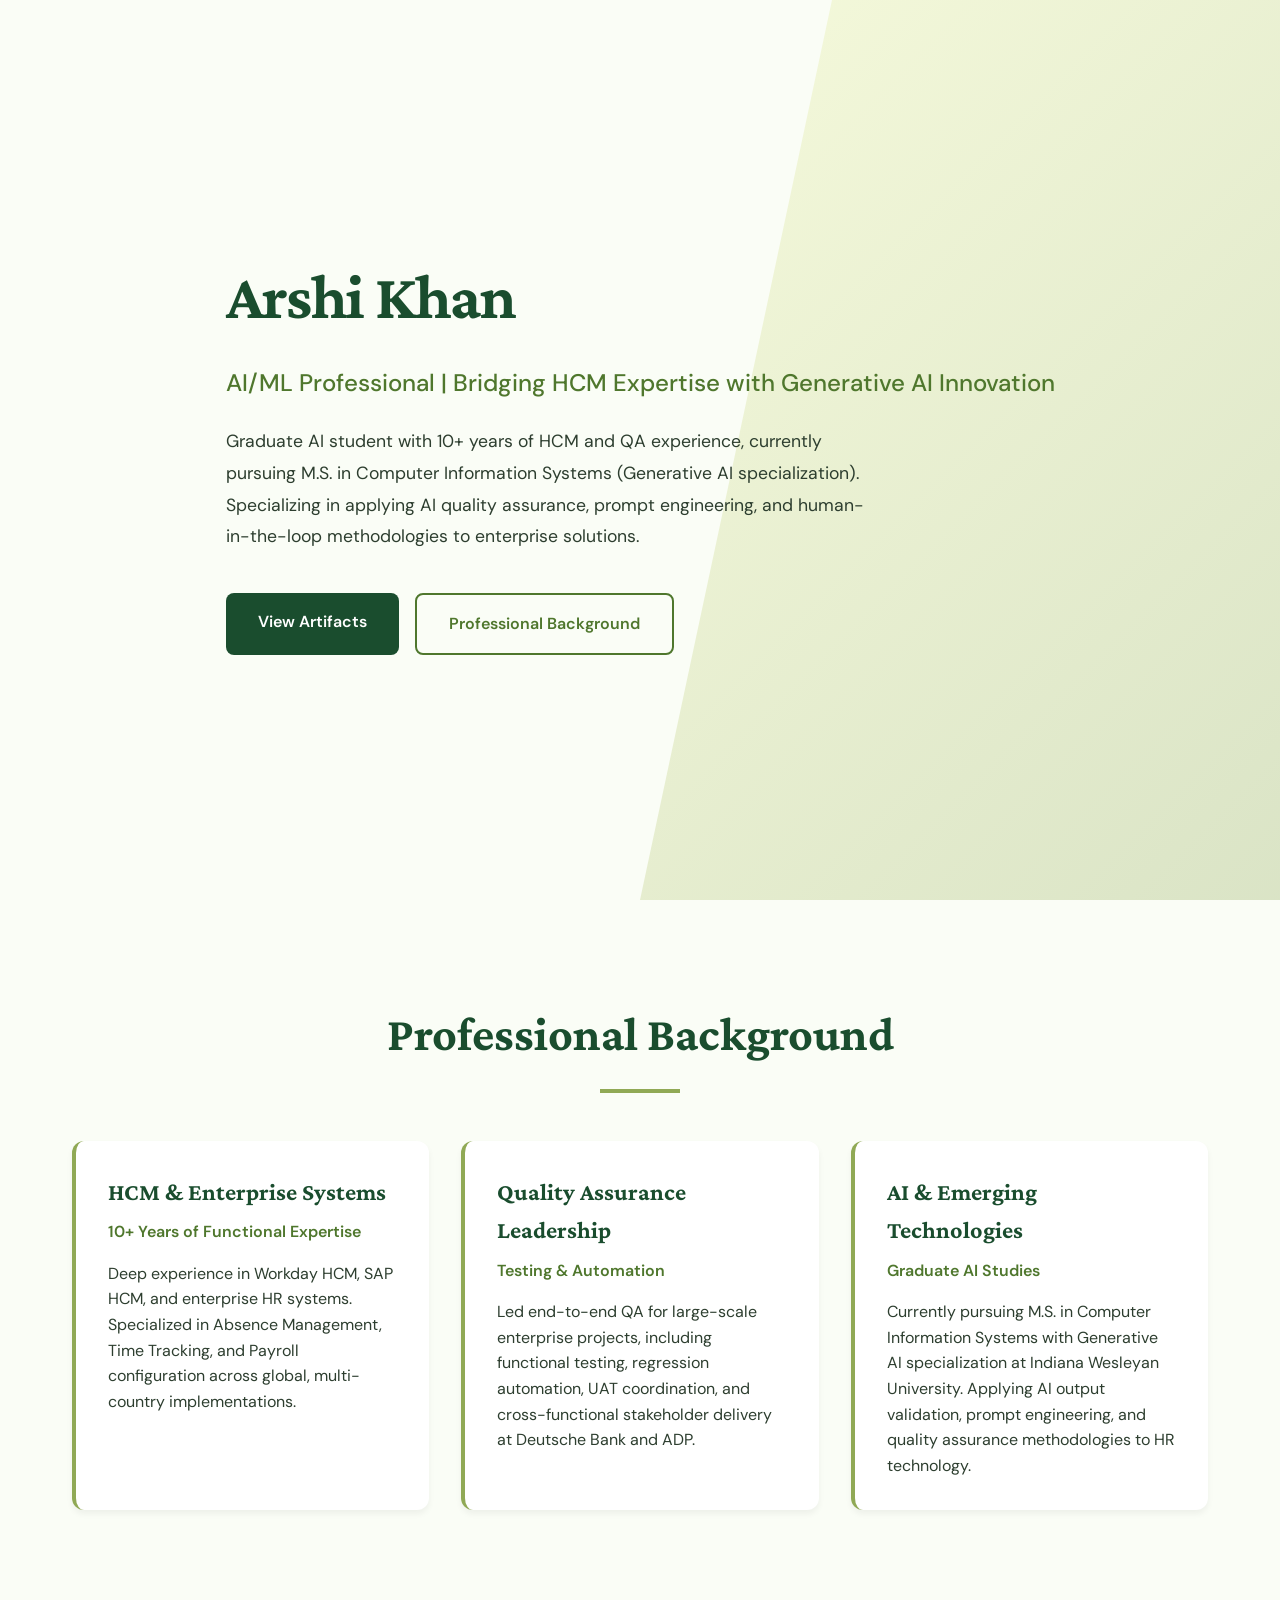
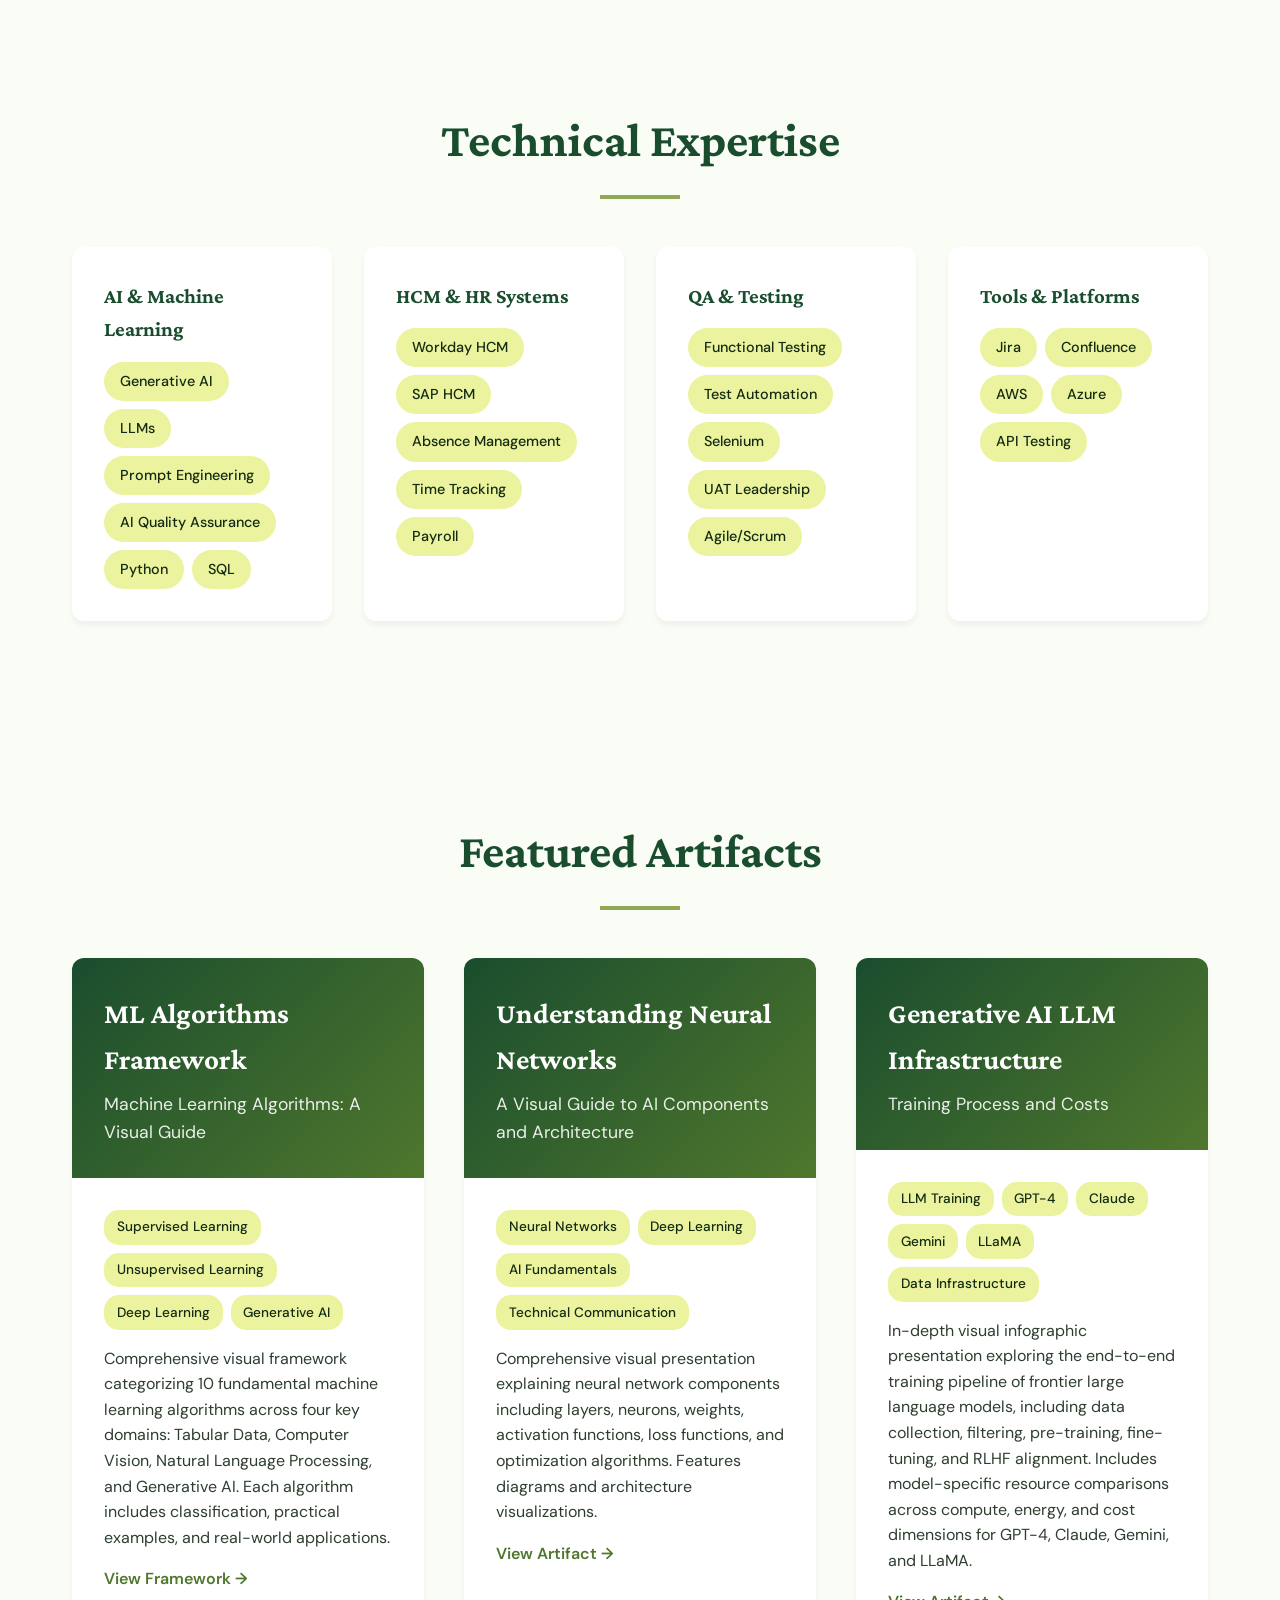
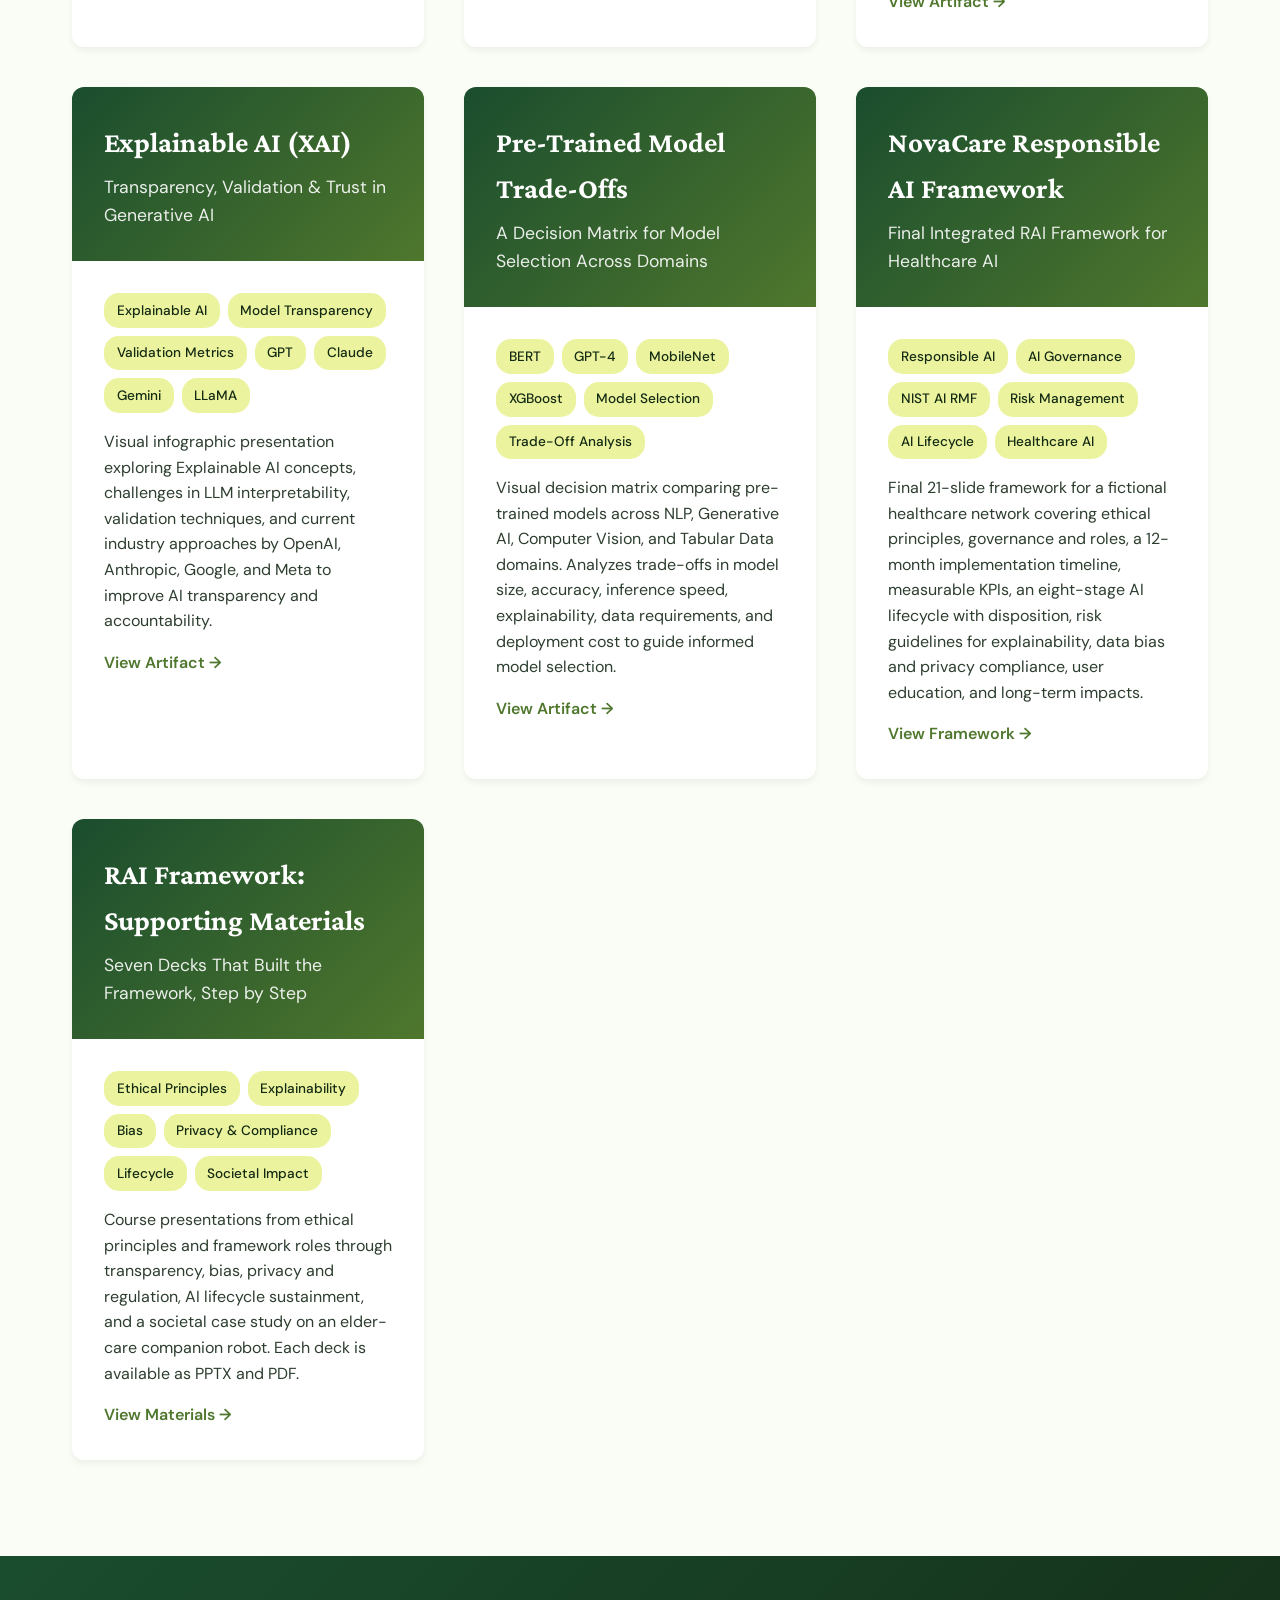
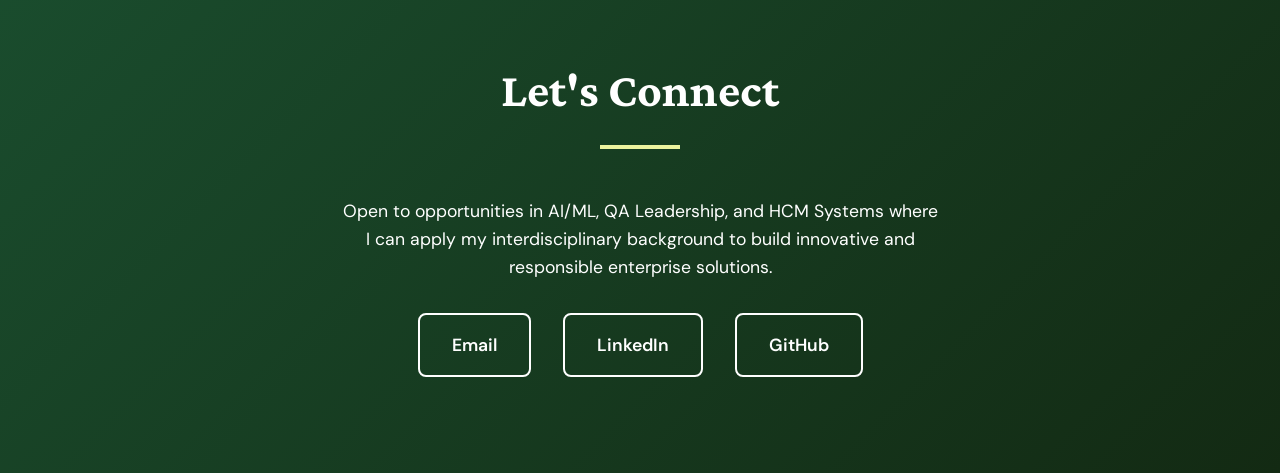
<file: index.html>
<!DOCTYPE html>
<html lang="en">
<head>
    <meta charset="UTF-8">
    <meta name="viewport" content="width=device-width, initial-scale=1.0">
    <title>Arshi Khan - AI/ML Portfolio</title>
    <link href="https://fonts.googleapis.com/css2?family=Crimson+Pro:wght@400;600;700&family=DM+Sans:wght@400;500;700&display=swap" rel="stylesheet">
    <style>
        * {
            margin: 0;
            padding: 0;
            box-sizing: border-box;
        }

        :root {
            --primary: #1a4d2e;
            --secondary: #4f772d;
            --accent: #90a955;
            --light: #ecf39e;
            --dark: #132a13;
            --text: #2d3e2f;
            --bg: #fafdf6;
        }

        body {
            font-family: 'DM Sans', sans-serif;
            background: var(--bg);
            color: var(--text);
            line-height: 1.6;
        }

        .container {
            max-width: 1200px;
            margin: 0 auto;
            padding: 0 2rem;
        }

        /* Hero Section */
        .hero {
            min-height: 100vh;
            display: flex;
            align-items: center;
            position: relative;
            overflow: hidden;
        }

        .hero::before {
            content: '';
            position: absolute;
            top: 0;
            right: 0;
            width: 50%;
            height: 100%;
            background: linear-gradient(135deg, var(--light) 0%, var(--accent) 100%);
            opacity: 0.3;
            z-index: 0;
            clip-path: polygon(30% 0%, 100% 0%, 100% 100%, 0% 100%);
        }

        .hero-content {
            position: relative;
            z-index: 1;
            animation: fadeInUp 1s ease-out;
        }

        @keyframes fadeInUp {
            from { opacity: 0; transform: translateY(30px); }
            to { opacity: 1; transform: translateY(0); }
        }

        h1 {
            font-family: 'Crimson Pro', serif;
            font-size: 4rem;
            font-weight: 700;
            color: var(--primary);
            margin-bottom: 1rem;
            letter-spacing: -0.02em;
        }

        .tagline {
            font-size: 1.5rem;
            color: var(--secondary);
            margin-bottom: 1.5rem;
            font-weight: 500;
        }

        .hero-description {
            font-size: 1.1rem;
            max-width: 650px;
            margin-bottom: 2.5rem;
            color: var(--text);
            line-height: 1.8;
        }

        .btn-group {
            display: flex;
            gap: 1rem;
            flex-wrap: wrap;
        }

        .btn {
            padding: 1rem 2rem;
            border: none;
            border-radius: 8px;
            font-size: 1rem;
            font-weight: 600;
            cursor: pointer;
            text-decoration: none;
            display: inline-block;
            transition: all 0.3s ease;
            font-family: 'DM Sans', sans-serif;
        }

        .btn-primary {
            background: var(--primary);
            color: white;
        }

        .btn-primary:hover {
            background: var(--dark);
            transform: translateY(-2px);
            box-shadow: 0 8px 20px rgba(26, 77, 46, 0.3);
        }

        .btn-secondary {
            background: transparent;
            border: 2px solid var(--secondary);
            color: var(--secondary);
        }

        .btn-secondary:hover {
            background: var(--secondary);
            color: white;
            transform: translateY(-2px);
        }

        /* Section Styles */
        section {
            padding: 6rem 0;
            animation: fadeIn 0.8s ease-out;
        }

        @keyframes fadeIn {
            from { opacity: 0; }
            to { opacity: 1; }
        }

        h2 {
            font-family: 'Crimson Pro', serif;
            font-size: 3rem;
            color: var(--primary);
            margin-bottom: 3rem;
            text-align: center;
            position: relative;
        }

        h2::after {
            content: '';
            display: block;
            width: 80px;
            height: 4px;
            background: var(--accent);
            margin: 1rem auto 0;
        }

        /* Professional Background */
        .background-grid {
            display: grid;
            grid-template-columns: repeat(auto-fit, minmax(300px, 1fr));
            gap: 2rem;
            margin-top: 3rem;
        }

        .background-card {
            background: white;
            padding: 2rem;
            border-radius: 12px;
            border-left: 4px solid var(--accent);
            transition: all 0.3s ease;
            box-shadow: 0 4px 6px rgba(0,0,0,0.05);
        }

        .background-card:hover {
            transform: translateY(-5px);
            box-shadow: 0 12px 24px rgba(0,0,0,0.1);
        }

        .background-card h3 {
            font-family: 'Crimson Pro', serif;
            font-size: 1.5rem;
            color: var(--primary);
            margin-bottom: 0.5rem;
        }

        .background-card .subtitle {
            color: var(--secondary);
            font-weight: 600;
            margin-bottom: 1rem;
        }

        /* Technical Expertise */
        .skills-container {
            display: grid;
            grid-template-columns: repeat(auto-fit, minmax(250px, 1fr));
            gap: 2rem;
            margin-top: 3rem;
        }

        .skill-category {
            background: white;
            padding: 2rem;
            border-radius: 12px;
            box-shadow: 0 4px 6px rgba(0,0,0,0.05);
        }

        .skill-category h4 {
            font-family: 'Crimson Pro', serif;
            color: var(--primary);
            font-size: 1.3rem;
            margin-bottom: 1rem;
        }

        .skill-tags {
            display: flex;
            flex-wrap: wrap;
            gap: 0.5rem;
        }

        .skill-tag {
            background: var(--light);
            color: var(--dark);
            padding: 0.5rem 1rem;
            border-radius: 20px;
            font-size: 0.9rem;
            font-weight: 500;
        }

        /* Featured Artifacts */
        .artifacts-grid {
            display: grid;
            grid-template-columns: repeat(auto-fit, minmax(350px, 1fr));
            gap: 2.5rem;
            margin-top: 3rem;
        }

        .artifact-card {
            background: white;
            border-radius: 12px;
            overflow: hidden;
            box-shadow: 0 4px 6px rgba(0,0,0,0.05);
            transition: all 0.3s ease;
        }

        .artifact-card:hover {
            transform: translateY(-8px);
            box-shadow: 0 16px 32px rgba(0,0,0,0.15);
        }

        .artifact-header {
            background: linear-gradient(135deg, var(--primary), var(--secondary));
            padding: 2rem;
            color: white;
        }

        .artifact-header h3 {
            font-family: 'Crimson Pro', serif;
            font-size: 1.8rem;
            margin-bottom: 0.5rem;
        }

        .artifact-subtitle {
            opacity: 0.9;
            font-size: 1.1rem;
        }

        .artifact-body {
            padding: 2rem;
        }

        .artifact-meta {
            display: flex;
            flex-wrap: wrap;
            gap: 0.5rem;
            margin-bottom: 1rem;
        }

        .meta-tag {
            background: var(--light);
            padding: 0.4rem 0.8rem;
            border-radius: 15px;
            font-size: 0.85rem;
            color: var(--dark);
            font-weight: 500;
        }

        .artifact-link {
            display: inline-block;
            margin-top: 1rem;
            color: var(--secondary);
            text-decoration: none;
            font-weight: 600;
            transition: all 0.3s ease;
        }

        .artifact-link:hover {
            color: var(--primary);
            transform: translateX(5px);
        }

        /* Contact Section */
        .contact {
            background: linear-gradient(135deg, var(--primary), var(--dark));
            color: white;
            text-align: center;
        }

        .contact h2 {
            color: white;
        }

        .contact h2::after {
            background: var(--light);
        }

        .contact-links {
            display: flex;
            justify-content: center;
            gap: 2rem;
            margin-top: 2rem;
            flex-wrap: wrap;
        }

        .contact-link {
            color: white;
            text-decoration: none;
            font-size: 1.1rem;
            padding: 1rem 2rem;
            border: 2px solid white;
            border-radius: 8px;
            transition: all 0.3s ease;
            font-weight: 600;
        }

        .contact-link:hover {
            background: white;
            color: var(--primary);
            transform: translateY(-3px);
        }

        /* Responsive */
        @media (max-width: 768px) {
            h1 { font-size: 2.5rem; }
            .tagline { font-size: 1.2rem; }
            h2 { font-size: 2rem; }
            .artifacts-grid { grid-template-columns: 1fr; }
        }

        html { scroll-behavior: smooth; }
    </style>
</head>
<body>

    <!-- Hero Section -->
    <section class="hero">
        <div class="container">
            <div class="hero-content">
                <h1>Arshi Khan</h1>
                <p class="tagline">AI/ML Professional | Bridging HCM Expertise with Generative AI Innovation</p>
                <p class="hero-description">
                    Graduate AI student with 10+ years of HCM and QA experience, currently pursuing M.S. in Computer Information Systems (Generative AI specialization). Specializing in applying AI quality assurance, prompt engineering, and human-in-the-loop methodologies to enterprise solutions.
                </p>
                <div class="btn-group">
                    <a href="#artifacts" class="btn btn-primary">View Artifacts</a>
                    <a href="#background" class="btn btn-secondary">Professional Background</a>
                </div>
            </div>
        </div>
    </section>

    <!-- Professional Background -->
    <section id="background">
        <div class="container">
            <h2>Professional Background</h2>
            <div class="background-grid">
                <div class="background-card">
                    <h3>HCM &amp; Enterprise Systems</h3>
                    <p class="subtitle">10+ Years of Functional Expertise</p>
                    <p>Deep experience in Workday HCM, SAP HCM, and enterprise HR systems. Specialized in Absence Management, Time Tracking, and Payroll configuration across global, multi-country implementations.</p>
                </div>
                <div class="background-card">
                    <h3>Quality Assurance Leadership</h3>
                    <p class="subtitle">Testing &amp; Automation</p>
                    <p>Led end-to-end QA for large-scale enterprise projects, including functional testing, regression automation, UAT coordination, and cross-functional stakeholder delivery at Deutsche Bank and ADP.</p>
                </div>
                <div class="background-card">
                    <h3>AI &amp; Emerging Technologies</h3>
                    <p class="subtitle">Graduate AI Studies</p>
                    <p>Currently pursuing M.S. in Computer Information Systems with Generative AI specialization at Indiana Wesleyan University. Applying AI output validation, prompt engineering, and quality assurance methodologies to HR technology.</p>
                </div>
            </div>
        </div>
    </section>

    <!-- Technical Expertise -->
    <section id="expertise">
        <div class="container">
            <h2>Technical Expertise</h2>
            <div class="skills-container">
                <div class="skill-category">
                    <h4>AI &amp; Machine Learning</h4>
                    <div class="skill-tags">
                        <span class="skill-tag">Generative AI</span>
                        <span class="skill-tag">LLMs</span>
                        <span class="skill-tag">Prompt Engineering</span>
                        <span class="skill-tag">AI Quality Assurance</span>
                        <span class="skill-tag">Python</span>
                        <span class="skill-tag">SQL</span>
                    </div>
                </div>
                <div class="skill-category">
                    <h4>HCM &amp; HR Systems</h4>
                    <div class="skill-tags">
                        <span class="skill-tag">Workday HCM</span>
                        <span class="skill-tag">SAP HCM</span>
                        <span class="skill-tag">Absence Management</span>
                        <span class="skill-tag">Time Tracking</span>
                        <span class="skill-tag">Payroll</span>
                    </div>
                </div>
                <div class="skill-category">
                    <h4>QA &amp; Testing</h4>
                    <div class="skill-tags">
                        <span class="skill-tag">Functional Testing</span>
                        <span class="skill-tag">Test Automation</span>
                        <span class="skill-tag">Selenium</span>
                        <span class="skill-tag">UAT Leadership</span>
                        <span class="skill-tag">Agile/Scrum</span>
                    </div>
                </div>
                <div class="skill-category">
                    <h4>Tools &amp; Platforms</h4>
                    <div class="skill-tags">
                        <span class="skill-tag">Jira</span>
                        <span class="skill-tag">Confluence</span>
                        <span class="skill-tag">AWS</span>
                        <span class="skill-tag">Azure</span>
                        <span class="skill-tag">API Testing</span>
                    </div>
                </div>
            </div>
        </div>
    </section>

    <!-- Featured Artifacts -->
    <section id="artifacts">
        <div class="container">
            <h2>Featured Artifacts</h2>
            <div class="artifacts-grid">

                <!-- Artifact 1 -->
                <div class="artifact-card">
                    <div class="artifact-header">
                        <h3>ML Algorithms Framework</h3>
                        <p class="artifact-subtitle">Machine Learning Algorithms: A Visual Guide</p>
                    </div>
                    <div class="artifact-body">
                        <div class="artifact-meta">
                            <span class="meta-tag">Supervised Learning</span>
                            <span class="meta-tag">Unsupervised Learning</span>
                            <span class="meta-tag">Deep Learning</span>
                            <span class="meta-tag">Generative AI</span>
                        </div>
                        <p>Comprehensive visual framework categorizing 10 fundamental machine learning algorithms across four key domains: Tabular Data, Computer Vision, Natural Language Processing, and Generative AI. Each algorithm includes classification, practical examples, and real-world applications.</p>
                        <a href="ml-algorithms.html" class="artifact-link">View Framework &rarr;</a>
                    </div>
                </div>

                <!-- Artifact 2 -->
                <div class="artifact-card">
                    <div class="artifact-header">
                        <h3>Understanding Neural Networks</h3>
                        <p class="artifact-subtitle">A Visual Guide to AI Components and Architecture</p>
                    </div>
                    <div class="artifact-body">
                        <div class="artifact-meta">
                            <span class="meta-tag">Neural Networks</span>
                            <span class="meta-tag">Deep Learning</span>
                            <span class="meta-tag">AI Fundamentals</span>
                            <span class="meta-tag">Technical Communication</span>
                        </div>
                        <p>Comprehensive visual presentation explaining neural network components including layers, neurons, weights, activation functions, loss functions, and optimization algorithms. Features diagrams and architecture visualizations.</p>
                        <a href="neural-networks-artifact.html" class="artifact-link">View Artifact &rarr;</a>
                    </div>
                </div>

                <!-- Artifact 3 -->
                <div class="artifact-card">
                    <div class="artifact-header">
                        <h3>Generative AI LLM Infrastructure</h3>
                        <p class="artifact-subtitle">Training Process and Costs</p>
                    </div>
                    <div class="artifact-body">
                        <div class="artifact-meta">
                            <span class="meta-tag">LLM Training</span>
                            <span class="meta-tag">GPT-4</span>
                            <span class="meta-tag">Claude</span>
                            <span class="meta-tag">Gemini</span>
                            <span class="meta-tag">LLaMA</span>
                            <span class="meta-tag">Data Infrastructure</span>
                        </div>
                        <p>In-depth visual infographic presentation exploring the end-to-end training pipeline of frontier large language models, including data collection, filtering, pre-training, fine-tuning, and RLHF alignment. Includes model-specific resource comparisons across compute, energy, and cost dimensions for GPT-4, Claude, Gemini, and LLaMA.</p>
                        <a href="Assignment_3.4_Gen AI_LLM_Training.html" class="artifact-link">View Artifact &rarr;</a>
                    </div>
                </div>

                <!-- Artifact 4 -->
                <div class="artifact-card">
                    <div class="artifact-header">
                        <h3>Explainable AI (XAI)</h3>
                        <p class="artifact-subtitle">Transparency, Validation &amp; Trust in Generative AI</p>
                    </div>
                    <div class="artifact-body">
                        <div class="artifact-meta">
                            <span class="meta-tag">Explainable AI</span>
                            <span class="meta-tag">Model Transparency</span>
                            <span class="meta-tag">Validation Metrics</span>
                            <span class="meta-tag">GPT</span>
                            <span class="meta-tag">Claude</span>
                            <span class="meta-tag">Gemini</span>
                            <span class="meta-tag">LLaMA</span>
                        </div>
                        <p>Visual infographic presentation exploring Explainable AI concepts, challenges in LLM interpretability, validation techniques, and current industry approaches by OpenAI, Anthropic, Google, and Meta to improve AI transparency and accountability.</p>
                        <a href="xai-artifact.html" class="artifact-link">View Artifact &rarr;</a>
                    </div>
                </div>

                <!-- Artifact 5 -->
                <div class="artifact-card">
                    <div class="artifact-header">
                        <h3>Pre-Trained Model Trade-Offs</h3>
                        <p class="artifact-subtitle">A Decision Matrix for Model Selection Across Domains</p>
                    </div>
                    <div class="artifact-body">
                        <div class="artifact-meta">
                            <span class="meta-tag">BERT</span>
                            <span class="meta-tag">GPT-4</span>
                            <span class="meta-tag">MobileNet</span>
                            <span class="meta-tag">XGBoost</span>
                            <span class="meta-tag">Model Selection</span>
                            <span class="meta-tag">Trade-Off Analysis</span>
                        </div>
                        <p>Visual decision matrix comparing pre-trained models across NLP, Generative AI, Computer Vision, and Tabular Data domains. Analyzes trade-offs in model size, accuracy, inference speed, explainability, data requirements, and deployment cost to guide informed model selection.</p>
                        <a href="model-tradeoffs-artifact.html" class="artifact-link">View Artifact &rarr;</a>
                    </div>
                </div>

                <!-- Artifact 6 -->
                <div class="artifact-card">
                    <div class="artifact-header">
                        <h3>NovaCare Responsible AI Framework</h3>
                        <p class="artifact-subtitle">Final Integrated RAI Framework for Healthcare AI</p>
                    </div>
                    <div class="artifact-body">
                        <div class="artifact-meta">
                            <span class="meta-tag">Responsible AI</span>
                            <span class="meta-tag">AI Governance</span>
                            <span class="meta-tag">NIST AI RMF</span>
                            <span class="meta-tag">Risk Management</span>
                            <span class="meta-tag">AI Lifecycle</span>
                            <span class="meta-tag">Healthcare AI</span>
                        </div>
                        <p>Final 21-slide framework for a fictional healthcare network covering ethical principles, governance and roles, a 12-month implementation timeline, measurable KPIs, an eight-stage AI lifecycle with disposition, risk guidelines for explainability, data bias and privacy compliance, user education, and long-term impacts.</p>
                        <a href="rai-framework-final.html" class="artifact-link">View Framework &rarr;</a>
                    </div>
                </div>

                <!-- Artifact 7 -->
                <div class="artifact-card">
                    <div class="artifact-header">
                        <h3>RAI Framework: Supporting Materials</h3>
                        <p class="artifact-subtitle">Seven Decks That Built the Framework, Step by Step</p>
                    </div>
                    <div class="artifact-body">
                        <div class="artifact-meta">
                            <span class="meta-tag">Ethical Principles</span>
                            <span class="meta-tag">Explainability</span>
                            <span class="meta-tag">Bias</span>
                            <span class="meta-tag">Privacy &amp; Compliance</span>
                            <span class="meta-tag">Lifecycle</span>
                            <span class="meta-tag">Societal Impact</span>
                        </div>
                        <p>Course presentations from ethical principles and framework roles through transparency, bias, privacy and regulation, AI lifecycle sustainment, and a societal case study on an elder-care companion robot. Each deck is available as PPTX and PDF.</p>
                        <a href="rai-supporting-materials.html" class="artifact-link">View Materials &rarr;</a>
                    </div>
                </div>

            </div>
        </div>
    </section>

    <!-- Contact -->
    <section class="contact">
        <div class="container">
            <h2>Let's Connect</h2>
            <p style="max-width: 600px; margin: 1rem auto 2rem; font-size: 1.1rem;">
                Open to opportunities in AI/ML, QA Leadership, and HCM Systems where I can apply my interdisciplinary background to build innovative and responsible enterprise solutions.
            </p>
            <div class="contact-links">
                <a href="mailto:arshi.khan1203@gmail.com" class="contact-link">Email</a>
                <a href="https://www.linkedin.com/in/arshi-khan-99bb6b349" target="_blank" class="contact-link">LinkedIn</a>
                <a href="https://github.com/arshi-khan1203" target="_blank" class="contact-link">GitHub</a>
            </div>
        </div>
    </section>

</body>
</html>
</file>
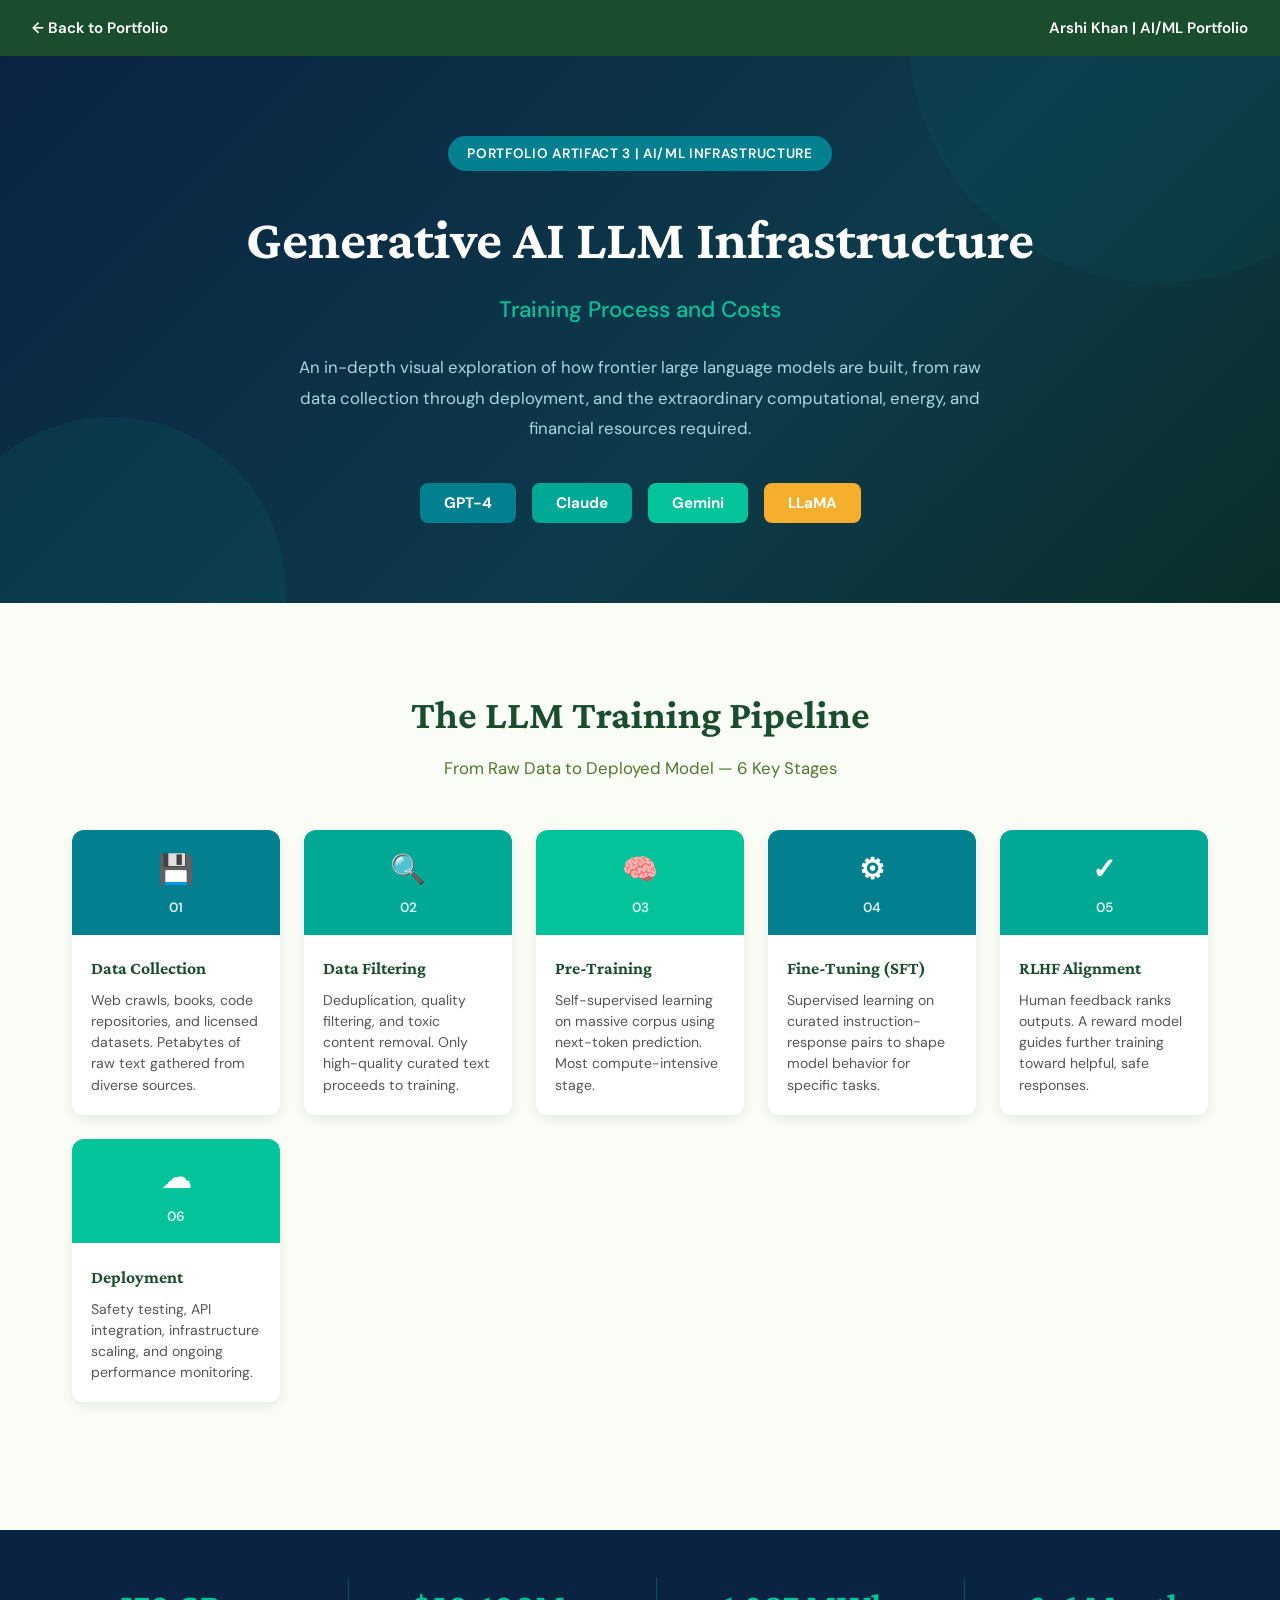
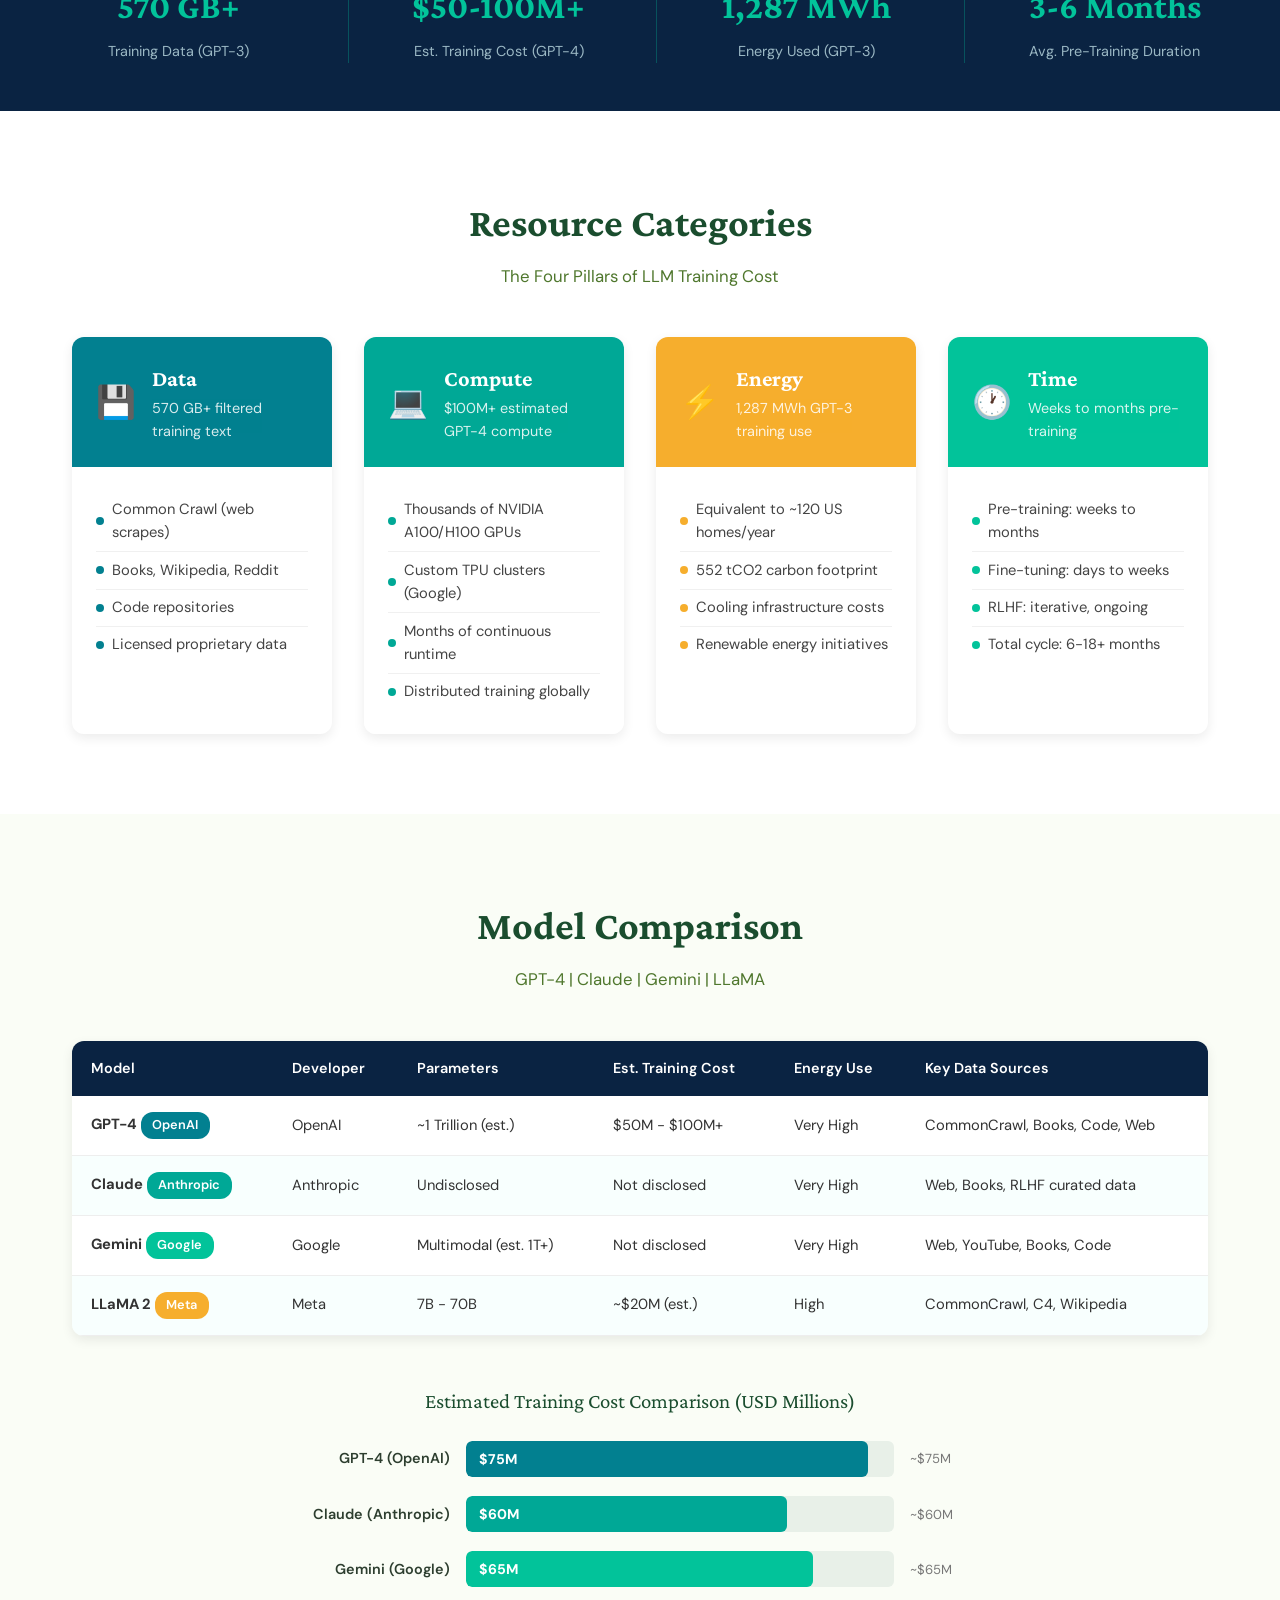
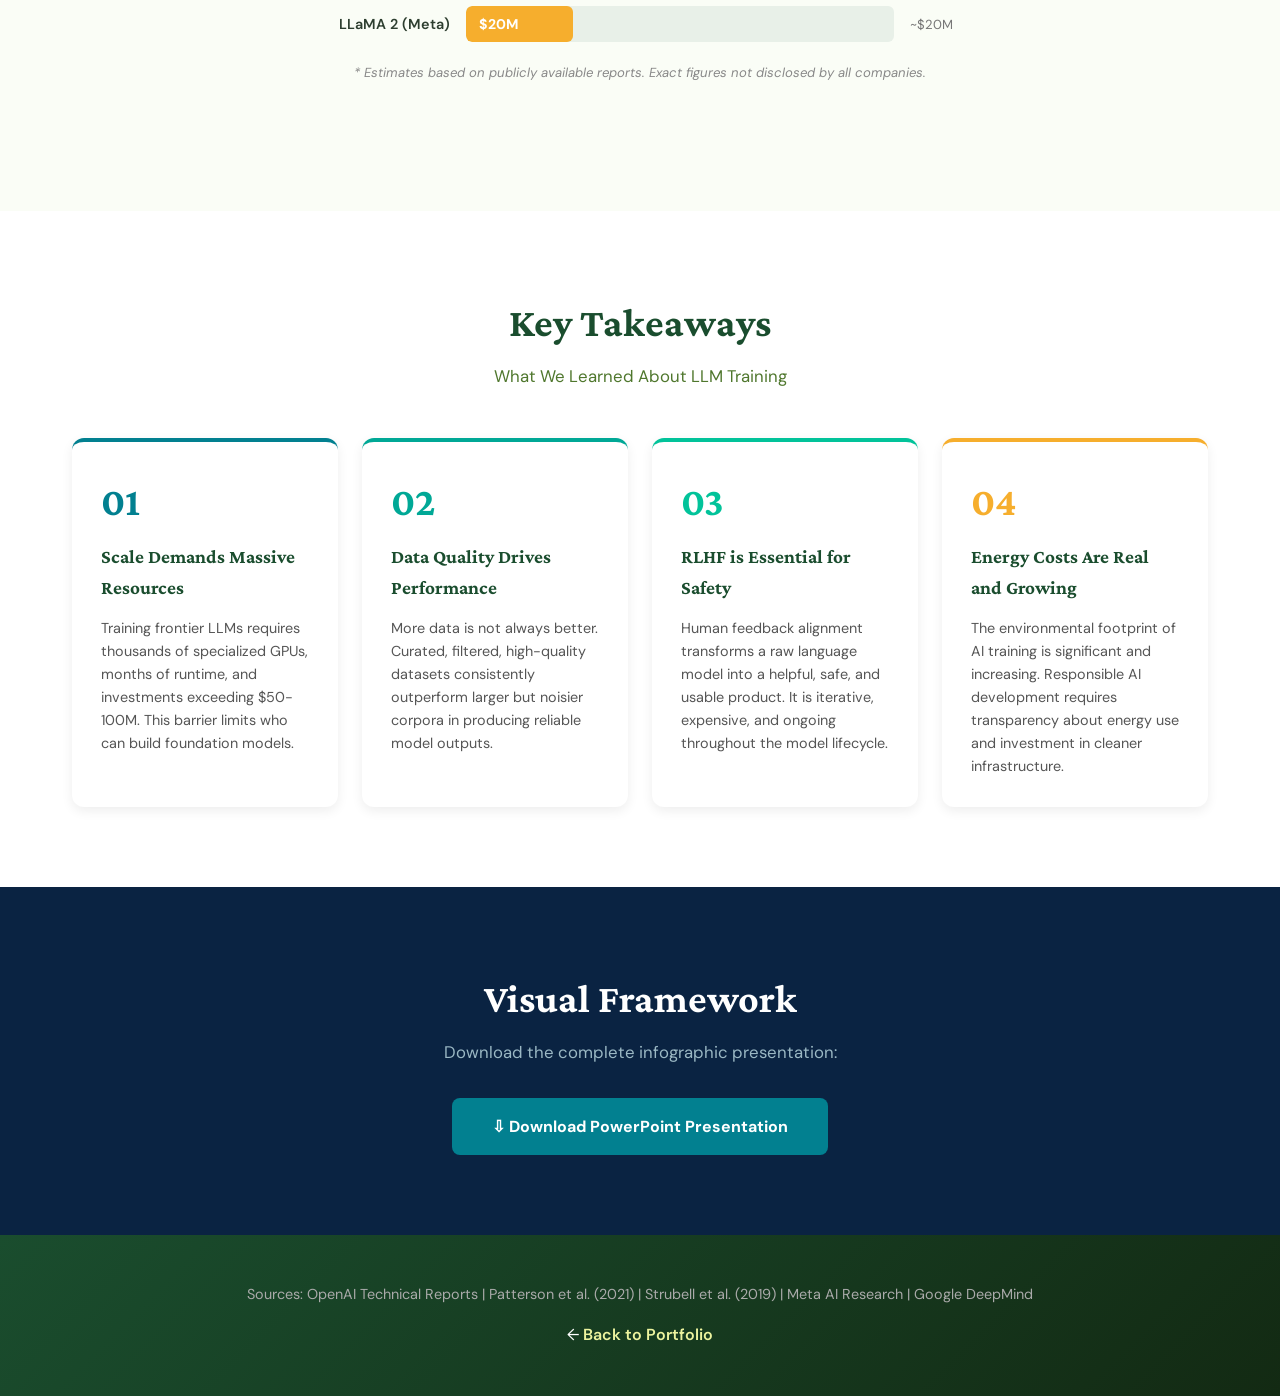
<file: Assignment_3.4_Gen AI_LLM_Training.html>
<!DOCTYPE html>
<html lang="en">
<head>
    <meta charset="UTF-8">
    <meta name="viewport" content="width=device-width, initial-scale=1.0">
    <title>Generative AI LLM Infrastructure - Arshi Khan</title>
    <link href="https://fonts.googleapis.com/css2?family=Crimson+Pro:wght@400;600;700&family=DM+Sans:wght@400;500;700&display=swap" rel="stylesheet">
    <style>
        * { margin: 0; padding: 0; box-sizing: border-box; }

        :root {
            --primary: #1a4d2e;
            --secondary: #4f772d;
            --accent: #90a955;
            --light: #ecf39e;
            --dark: #132a13;
            --text: #2d3e2f;
            --bg: #fafdf6;
            --teal: #028090;
            --seafoam: #00A896;
            --mint: #02C39A;
            --gold: #F6AE2D;
            --navy: #0A2342;
        }

        body {
            font-family: 'DM Sans', sans-serif;
            background: var(--bg);
            color: var(--text);
            line-height: 1.6;
        }

        .container { max-width: 1200px; margin: 0 auto; padding: 0 2rem; }

        /* Nav */
        .nav {
            background: var(--primary);
            padding: 1rem 2rem;
            display: flex;
            justify-content: space-between;
            align-items: center;
            position: sticky;
            top: 0;
            z-index: 100;
        }
        .nav a { color: white; text-decoration: none; font-weight: 600; font-size: 0.95rem; }
        .nav a:hover { color: var(--light); }
        .nav-back { display: flex; align-items: center; gap: 0.5rem; }

        /* Hero */
        .hero {
            background: linear-gradient(135deg, var(--navy) 0%, #0D3A4A 60%, #0A2E2A 100%);
            color: white;
            padding: 5rem 2rem;
            text-align: center;
            position: relative;
            overflow: hidden;
        }
        .hero::before {
            content: '';
            position: absolute;
            top: -50%;
            right: -10%;
            width: 500px;
            height: 500px;
            border-radius: 50%;
            background: var(--teal);
            opacity: 0.08;
        }
        .hero::after {
            content: '';
            position: absolute;
            bottom: -30%;
            left: -5%;
            width: 350px;
            height: 350px;
            border-radius: 50%;
            background: var(--mint);
            opacity: 0.07;
        }
        .hero-content { position: relative; z-index: 1; }
        .hero-badge {
            display: inline-block;
            background: var(--teal);
            color: white;
            padding: 0.4rem 1.2rem;
            border-radius: 20px;
            font-size: 0.85rem;
            font-weight: 600;
            margin-bottom: 1.5rem;
            letter-spacing: 0.05em;
        }
        .hero h1 {
            font-family: 'Crimson Pro', serif;
            font-size: 3.5rem;
            font-weight: 700;
            margin-bottom: 0.5rem;
            color: white;
        }
        .hero-sub {
            font-size: 1.4rem;
            color: var(--mint);
            margin-bottom: 1.5rem;
            font-weight: 500;
        }
        .hero-desc {
            max-width: 700px;
            margin: 0 auto 2.5rem;
            font-size: 1.05rem;
            color: #A8D8E0;
            line-height: 1.8;
        }
        .model-badges {
            display: flex;
            justify-content: center;
            gap: 1rem;
            flex-wrap: wrap;
        }
        .model-badge {
            padding: 0.5rem 1.5rem;
            border-radius: 8px;
            font-weight: 700;
            font-size: 0.95rem;
            color: white;
        }

        /* Section */
        .section { padding: 5rem 0; }
        .section-alt { background: white; }
        h2 {
            font-family: 'Crimson Pro', serif;
            font-size: 2.5rem;
            color: var(--primary);
            margin-bottom: 0.5rem;
            text-align: center;
        }
        .section-sub {
            text-align: center;
            color: var(--secondary);
            font-size: 1.05rem;
            margin-bottom: 3rem;
        }

        /* Pipeline */
        .pipeline-grid {
            display: grid;
            grid-template-columns: repeat(auto-fit, minmax(180px, 1fr));
            gap: 1.5rem;
            margin-top: 2rem;
        }
        .pipeline-step {
            background: white;
            border-radius: 12px;
            overflow: hidden;
            box-shadow: 0 4px 12px rgba(0,0,0,0.08);
            transition: transform 0.3s ease, box-shadow 0.3s ease;
        }
        .pipeline-step:hover {
            transform: translateY(-6px);
            box-shadow: 0 12px 28px rgba(0,0,0,0.14);
        }
        .step-top {
            padding: 1rem;
            color: white;
            text-align: center;
            font-size: 1.5rem;
            font-weight: 700;
        }
        .step-icon { font-size: 1.8rem; margin-bottom: 0.3rem; }
        .step-num { font-size: 0.85rem; opacity: 0.85; font-weight: 600; }
        .step-body { padding: 1.2rem; }
        .step-body h4 {
            font-family: 'Crimson Pro', serif;
            font-size: 1.1rem;
            color: var(--primary);
            margin-bottom: 0.5rem;
        }
        .step-body p { font-size: 0.88rem; color: #555; line-height: 1.5; }

        /* Stats strip */
        .stats-strip {
            background: var(--navy);
            padding: 3rem 2rem;
            margin: 3rem 0 0;
        }
        .stats-grid {
            display: grid;
            grid-template-columns: repeat(auto-fit, minmax(200px, 1fr));
            gap: 2rem;
            max-width: 1200px;
            margin: 0 auto;
            text-align: center;
        }
        .stat-item { border-left: 1px solid rgba(2,192,154,0.3); padding-left: 1.5rem; }
        .stat-item:first-child { border-left: none; padding-left: 0; }
        .stat-val { font-size: 2.2rem; font-weight: 700; color: var(--mint); font-family: 'Crimson Pro', serif; }
        .stat-lbl { font-size: 0.9rem; color: #9BB8C4; margin-top: 0.3rem; }

        /* Resources */
        .resources-grid {
            display: grid;
            grid-template-columns: repeat(auto-fit, minmax(260px, 1fr));
            gap: 2rem;
            margin-top: 2rem;
        }
        .resource-card {
            border-radius: 12px;
            overflow: hidden;
            box-shadow: 0 4px 12px rgba(0,0,0,0.08);
            transition: transform 0.3s ease;
        }
        .resource-card:hover { transform: translateY(-5px); }
        .resource-top {
            padding: 1.5rem;
            color: white;
            display: flex;
            align-items: center;
            gap: 1rem;
        }
        .resource-icon { font-size: 2rem; }
        .resource-top h3 { font-family: 'Crimson Pro', serif; font-size: 1.4rem; }
        .resource-stat { font-size: 0.9rem; opacity: 0.85; }
        .resource-body { background: white; padding: 1.5rem; }
        .resource-body ul { list-style: none; }
        .resource-body li {
            padding: 0.4rem 0;
            font-size: 0.92rem;
            color: #444;
            border-bottom: 1px solid #f0f0f0;
            display: flex;
            align-items: center;
            gap: 0.5rem;
        }
        .resource-body li:last-child { border-bottom: none; }
        .dot { width: 8px; height: 8px; border-radius: 50%; flex-shrink: 0; }

        /* Model comparison */
        .model-table-wrap { overflow-x: auto; margin-top: 2rem; border-radius: 12px; box-shadow: 0 4px 12px rgba(0,0,0,0.08); }
        table { width: 100%; border-collapse: collapse; }
        thead tr { background: var(--navy); color: white; }
        thead th { padding: 1rem 1.2rem; font-size: 0.9rem; font-weight: 600; text-align: left; }
        tbody tr:nth-child(even) { background: #f8fffe; }
        tbody tr:nth-child(odd) { background: white; }
        tbody tr:hover { background: #e8f7f5; }
        td { padding: 1rem 1.2rem; font-size: 0.92rem; color: #333; border-bottom: 1px solid #eee; }
        .model-name { font-weight: 700; }
        .badge-small {
            display: inline-block;
            padding: 0.2rem 0.7rem;
            border-radius: 12px;
            font-size: 0.8rem;
            font-weight: 600;
            color: white;
        }

        /* Cost chart */
        .chart-section { padding: 3rem 0; }
        .chart-title { font-family: 'Crimson Pro', serif; font-size: 1.3rem; color: var(--primary); margin-bottom: 1.5rem; text-align: center; }
        .bar-chart { max-width: 700px; margin: 0 auto; }
        .bar-row { display: flex; align-items: center; gap: 1rem; margin-bottom: 1.2rem; }
        .bar-label { width: 160px; font-size: 0.9rem; font-weight: 600; color: var(--text); text-align: right; flex-shrink: 0; }
        .bar-track { flex: 1; background: #e8f0e8; border-radius: 6px; height: 36px; overflow: hidden; }
        .bar-fill { height: 100%; border-radius: 6px; display: flex; align-items: center; padding-left: 0.8rem; color: white; font-weight: 700; font-size: 0.88rem; transition: width 1s ease; }
        .bar-unit { font-size: 0.82rem; color: #777; width: 80px; }

        /* Key takeaways */
        .takeaways-grid {
            display: grid;
            grid-template-columns: repeat(auto-fit, minmax(260px, 1fr));
            gap: 1.5rem;
            margin-top: 2rem;
        }
        .takeaway-card {
            background: white;
            border-radius: 12px;
            padding: 1.8rem;
            box-shadow: 0 4px 12px rgba(0,0,0,0.07);
            border-top: 4px solid;
            transition: transform 0.3s ease;
        }
        .takeaway-card:hover { transform: translateY(-4px); }
        .takeaway-num {
            font-family: 'Crimson Pro', serif;
            font-size: 2.5rem;
            font-weight: 700;
            margin-bottom: 0.5rem;
        }
        .takeaway-card h4 { font-family: 'Crimson Pro', serif; font-size: 1.2rem; color: var(--primary); margin-bottom: 0.8rem; }
        .takeaway-card p { font-size: 0.9rem; color: #555; line-height: 1.6; }

        /* Footer */
        .footer {
            background: linear-gradient(135deg, var(--primary), var(--dark));
            color: white;
            text-align: center;
            padding: 3rem 2rem;
        }
        .footer a { color: var(--light); text-decoration: none; font-weight: 600; }
        .footer a:hover { color: white; }

        @media (max-width: 768px) {
            .hero h1 { font-size: 2.2rem; }
            .hero-sub { font-size: 1.1rem; }
            h2 { font-size: 2rem; }
        }
    </style>
</head>
<body>

    <!-- Nav -->
    <nav class="nav">
        <a href="index.html" class="nav-back">&#8592; Back to Portfolio</a>
        <a href="index.html">Arshi Khan | AI/ML Portfolio</a>
    </nav>

    <!-- Hero -->
    <div class="hero">
        <div class="hero-content">
            <span class="hero-badge">PORTFOLIO ARTIFACT 3 | AI/ML INFRASTRUCTURE</span>
            <h1>Generative AI LLM Infrastructure</h1>
            <p class="hero-sub">Training Process and Costs</p>
            <p class="hero-desc">
                An in-depth visual exploration of how frontier large language models are built, from raw data collection through deployment, and the extraordinary computational, energy, and financial resources required.
            </p>
            <div class="model-badges">
                <span class="model-badge" style="background:#028090;">GPT-4</span>
                <span class="model-badge" style="background:#00A896;">Claude</span>
                <span class="model-badge" style="background:#02C39A;">Gemini</span>
                <span class="model-badge" style="background:#F6AE2D;">LLaMA</span>
            </div>
        </div>
    </div>

    <!-- Pipeline -->
    <section class="section">
        <div class="container">
            <h2>The LLM Training Pipeline</h2>
            <p class="section-sub">From Raw Data to Deployed Model &mdash; 6 Key Stages</p>
            <div class="pipeline-grid">
                <div class="pipeline-step">
                    <div class="step-top" style="background:#028090;">
                        <div class="step-icon">&#128190;</div>
                        <div class="step-num">01</div>
                    </div>
                    <div class="step-body">
                        <h4>Data Collection</h4>
                        <p>Web crawls, books, code repositories, and licensed datasets. Petabytes of raw text gathered from diverse sources.</p>
                    </div>
                </div>
                <div class="pipeline-step">
                    <div class="step-top" style="background:#00A896;">
                        <div class="step-icon">&#128269;</div>
                        <div class="step-num">02</div>
                    </div>
                    <div class="step-body">
                        <h4>Data Filtering</h4>
                        <p>Deduplication, quality filtering, and toxic content removal. Only high-quality curated text proceeds to training.</p>
                    </div>
                </div>
                <div class="pipeline-step">
                    <div class="step-top" style="background:#02C39A;">
                        <div class="step-icon">&#129504;</div>
                        <div class="step-num">03</div>
                    </div>
                    <div class="step-body">
                        <h4>Pre-Training</h4>
                        <p>Self-supervised learning on massive corpus using next-token prediction. Most compute-intensive stage.</p>
                    </div>
                </div>
                <div class="pipeline-step">
                    <div class="step-top" style="background:#028090;">
                        <div class="step-icon">&#9881;</div>
                        <div class="step-num">04</div>
                    </div>
                    <div class="step-body">
                        <h4>Fine-Tuning (SFT)</h4>
                        <p>Supervised learning on curated instruction-response pairs to shape model behavior for specific tasks.</p>
                    </div>
                </div>
                <div class="pipeline-step">
                    <div class="step-top" style="background:#00A896;">
                        <div class="step-icon">&#10003;</div>
                        <div class="step-num">05</div>
                    </div>
                    <div class="step-body">
                        <h4>RLHF Alignment</h4>
                        <p>Human feedback ranks outputs. A reward model guides further training toward helpful, safe responses.</p>
                    </div>
                </div>
                <div class="pipeline-step">
                    <div class="step-top" style="background:#02C39A;">
                        <div class="step-icon">&#9729;</div>
                        <div class="step-num">06</div>
                    </div>
                    <div class="step-body">
                        <h4>Deployment</h4>
                        <p>Safety testing, API integration, infrastructure scaling, and ongoing performance monitoring.</p>
                    </div>
                </div>
            </div>
        </div>
    </section>

    <!-- Stats Strip -->
    <div class="stats-strip">
        <div class="stats-grid">
            <div class="stat-item">
                <div class="stat-val">570 GB+</div>
                <div class="stat-lbl">Training Data (GPT-3)</div>
            </div>
            <div class="stat-item">
                <div class="stat-val">$50-100M+</div>
                <div class="stat-lbl">Est. Training Cost (GPT-4)</div>
            </div>
            <div class="stat-item">
                <div class="stat-val">1,287 MWh</div>
                <div class="stat-lbl">Energy Used (GPT-3)</div>
            </div>
            <div class="stat-item">
                <div class="stat-val">3-6 Months</div>
                <div class="stat-lbl">Avg. Pre-Training Duration</div>
            </div>
        </div>
    </div>

    <!-- Resources -->
    <section class="section section-alt">
        <div class="container">
            <h2>Resource Categories</h2>
            <p class="section-sub">The Four Pillars of LLM Training Cost</p>
            <div class="resources-grid">
                <div class="resource-card">
                    <div class="resource-top" style="background:#028090;">
                        <div class="resource-icon">&#128190;</div>
                        <div>
                            <h3>Data</h3>
                            <p class="resource-stat">570 GB+ filtered training text</p>
                        </div>
                    </div>
                    <div class="resource-body">
                        <ul>
                            <li><span class="dot" style="background:#028090;"></span>Common Crawl (web scrapes)</li>
                            <li><span class="dot" style="background:#028090;"></span>Books, Wikipedia, Reddit</li>
                            <li><span class="dot" style="background:#028090;"></span>Code repositories</li>
                            <li><span class="dot" style="background:#028090;"></span>Licensed proprietary data</li>
                        </ul>
                    </div>
                </div>
                <div class="resource-card">
                    <div class="resource-top" style="background:#00A896;">
                        <div class="resource-icon">&#128187;</div>
                        <div>
                            <h3>Compute</h3>
                            <p class="resource-stat">$100M+ estimated GPT-4 compute</p>
                        </div>
                    </div>
                    <div class="resource-body">
                        <ul>
                            <li><span class="dot" style="background:#00A896;"></span>Thousands of NVIDIA A100/H100 GPUs</li>
                            <li><span class="dot" style="background:#00A896;"></span>Custom TPU clusters (Google)</li>
                            <li><span class="dot" style="background:#00A896;"></span>Months of continuous runtime</li>
                            <li><span class="dot" style="background:#00A896;"></span>Distributed training globally</li>
                        </ul>
                    </div>
                </div>
                <div class="resource-card">
                    <div class="resource-top" style="background:#F6AE2D;">
                        <div class="resource-icon">&#9889;</div>
                        <div>
                            <h3>Energy</h3>
                            <p class="resource-stat">1,287 MWh GPT-3 training use</p>
                        </div>
                    </div>
                    <div class="resource-body">
                        <ul>
                            <li><span class="dot" style="background:#F6AE2D;"></span>Equivalent to ~120 US homes/year</li>
                            <li><span class="dot" style="background:#F6AE2D;"></span>552 tCO2 carbon footprint</li>
                            <li><span class="dot" style="background:#F6AE2D;"></span>Cooling infrastructure costs</li>
                            <li><span class="dot" style="background:#F6AE2D;"></span>Renewable energy initiatives</li>
                        </ul>
                    </div>
                </div>
                <div class="resource-card">
                    <div class="resource-top" style="background:#02C39A;">
                        <div class="resource-icon">&#128336;</div>
                        <div>
                            <h3>Time</h3>
                            <p class="resource-stat">Weeks to months pre-training</p>
                        </div>
                    </div>
                    <div class="resource-body">
                        <ul>
                            <li><span class="dot" style="background:#02C39A;"></span>Pre-training: weeks to months</li>
                            <li><span class="dot" style="background:#02C39A;"></span>Fine-tuning: days to weeks</li>
                            <li><span class="dot" style="background:#02C39A;"></span>RLHF: iterative, ongoing</li>
                            <li><span class="dot" style="background:#02C39A;"></span>Total cycle: 6-18+ months</li>
                        </ul>
                    </div>
                </div>
            </div>
        </div>
    </section>

    <!-- Model Comparison -->
    <section class="section">
        <div class="container">
            <h2>Model Comparison</h2>
            <p class="section-sub">GPT-4 | Claude | Gemini | LLaMA</p>
            <div class="model-table-wrap">
                <table>
                    <thead>
                        <tr>
                            <th>Model</th>
                            <th>Developer</th>
                            <th>Parameters</th>
                            <th>Est. Training Cost</th>
                            <th>Energy Use</th>
                            <th>Key Data Sources</th>
                        </tr>
                    </thead>
                    <tbody>
                        <tr>
                            <td><span class="model-name">GPT-4</span> <span class="badge-small" style="background:#028090;">OpenAI</span></td>
                            <td>OpenAI</td>
                            <td>~1 Trillion (est.)</td>
                            <td>$50M - $100M+</td>
                            <td>Very High</td>
                            <td>CommonCrawl, Books, Code, Web</td>
                        </tr>
                        <tr>
                            <td><span class="model-name">Claude</span> <span class="badge-small" style="background:#00A896;">Anthropic</span></td>
                            <td>Anthropic</td>
                            <td>Undisclosed</td>
                            <td>Not disclosed</td>
                            <td>Very High</td>
                            <td>Web, Books, RLHF curated data</td>
                        </tr>
                        <tr>
                            <td><span class="model-name">Gemini</span> <span class="badge-small" style="background:#02C39A;">Google</span></td>
                            <td>Google</td>
                            <td>Multimodal (est. 1T+)</td>
                            <td>Not disclosed</td>
                            <td>Very High</td>
                            <td>Web, YouTube, Books, Code</td>
                        </tr>
                        <tr>
                            <td><span class="model-name">LLaMA 2</span> <span class="badge-small" style="background:#F6AE2D;">Meta</span></td>
                            <td>Meta</td>
                            <td>7B - 70B</td>
                            <td>~$20M (est.)</td>
                            <td>High</td>
                            <td>CommonCrawl, C4, Wikipedia</td>
                        </tr>
                    </tbody>
                </table>
            </div>

            <!-- Cost Bar Chart -->
            <div class="chart-section">
                <p class="chart-title">Estimated Training Cost Comparison (USD Millions)</p>
                <div class="bar-chart">
                    <div class="bar-row">
                        <div class="bar-label">GPT-4 (OpenAI)</div>
                        <div class="bar-track">
                            <div class="bar-fill" style="width:94%; background:#028090;">$75M</div>
                        </div>
                        <div class="bar-unit">~$75M</div>
                    </div>
                    <div class="bar-row">
                        <div class="bar-label">Claude (Anthropic)</div>
                        <div class="bar-track">
                            <div class="bar-fill" style="width:75%; background:#00A896;">$60M</div>
                        </div>
                        <div class="bar-unit">~$60M</div>
                    </div>
                    <div class="bar-row">
                        <div class="bar-label">Gemini (Google)</div>
                        <div class="bar-track">
                            <div class="bar-fill" style="width:81%; background:#02C39A;">$65M</div>
                        </div>
                        <div class="bar-unit">~$65M</div>
                    </div>
                    <div class="bar-row">
                        <div class="bar-label">LLaMA 2 (Meta)</div>
                        <div class="bar-track">
                            <div class="bar-fill" style="width:25%; background:#F6AE2D;">$20M</div>
                        </div>
                        <div class="bar-unit">~$20M</div>
                    </div>
                </div>
                <p style="text-align:center; font-size:0.82rem; color:#888; margin-top:1rem; font-style:italic;">* Estimates based on publicly available reports. Exact figures not disclosed by all companies.</p>
            </div>
        </div>
    </section>

    <!-- Key Takeaways -->
    <section class="section section-alt">
        <div class="container">
            <h2>Key Takeaways</h2>
            <p class="section-sub">What We Learned About LLM Training</p>
            <div class="takeaways-grid">
                <div class="takeaway-card" style="border-color:#028090;">
                    <div class="takeaway-num" style="color:#028090;">01</div>
                    <h4>Scale Demands Massive Resources</h4>
                    <p>Training frontier LLMs requires thousands of specialized GPUs, months of runtime, and investments exceeding $50-100M. This barrier limits who can build foundation models.</p>
                </div>
                <div class="takeaway-card" style="border-color:#00A896;">
                    <div class="takeaway-num" style="color:#00A896;">02</div>
                    <h4>Data Quality Drives Performance</h4>
                    <p>More data is not always better. Curated, filtered, high-quality datasets consistently outperform larger but noisier corpora in producing reliable model outputs.</p>
                </div>
                <div class="takeaway-card" style="border-color:#02C39A;">
                    <div class="takeaway-num" style="color:#02C39A;">03</div>
                    <h4>RLHF is Essential for Safety</h4>
                    <p>Human feedback alignment transforms a raw language model into a helpful, safe, and usable product. It is iterative, expensive, and ongoing throughout the model lifecycle.</p>
                </div>
                <div class="takeaway-card" style="border-color:#F6AE2D;">
                    <div class="takeaway-num" style="color:#F6AE2D;">04</div>
                    <h4>Energy Costs Are Real and Growing</h4>
                    <p>The environmental footprint of AI training is significant and increasing. Responsible AI development requires transparency about energy use and investment in cleaner infrastructure.</p>
                </div>
            </div>
        </div>
    </section>

    <!-- Download Section -->
    <section class="section" style="background: var(--navy); text-align: center;">
        <div class="container">
            <h2 style="color: white;">Visual Framework</h2>
            <p style="color: #9BB8C4; margin-bottom: 2rem; font-size: 1.05rem;">Download the complete infographic presentation:</p>
            <a href="Assignment_3.4_Gen AI_LLM_Training.pptx"
               download
               style="display:inline-block; background: var(--teal); color: white; padding: 1rem 2.5rem; border-radius: 8px; font-weight: 700; font-size: 1rem; text-decoration: none; transition: all 0.3s ease;"
               onmouseover="this.style.background='#02C39A'; this.style.transform='translateY(-2px)'"
               onmouseout="this.style.background='#028090'; this.style.transform='translateY(0)'">
                &#8681; Download PowerPoint Presentation
            </a>
        </div>
    </section>

    <!-- Footer -->
    <div class="footer">
        <p style="font-size:0.9rem; color:#aaa; margin-bottom:1rem;">Sources: OpenAI Technical Reports | Patterson et al. (2021) | Strubell et al. (2019) | Meta AI Research | Google DeepMind</p>
        <p>&#8592; <a href="index.html">Back to Portfolio</a></p>
    </div>

</body>
</html>
</file>
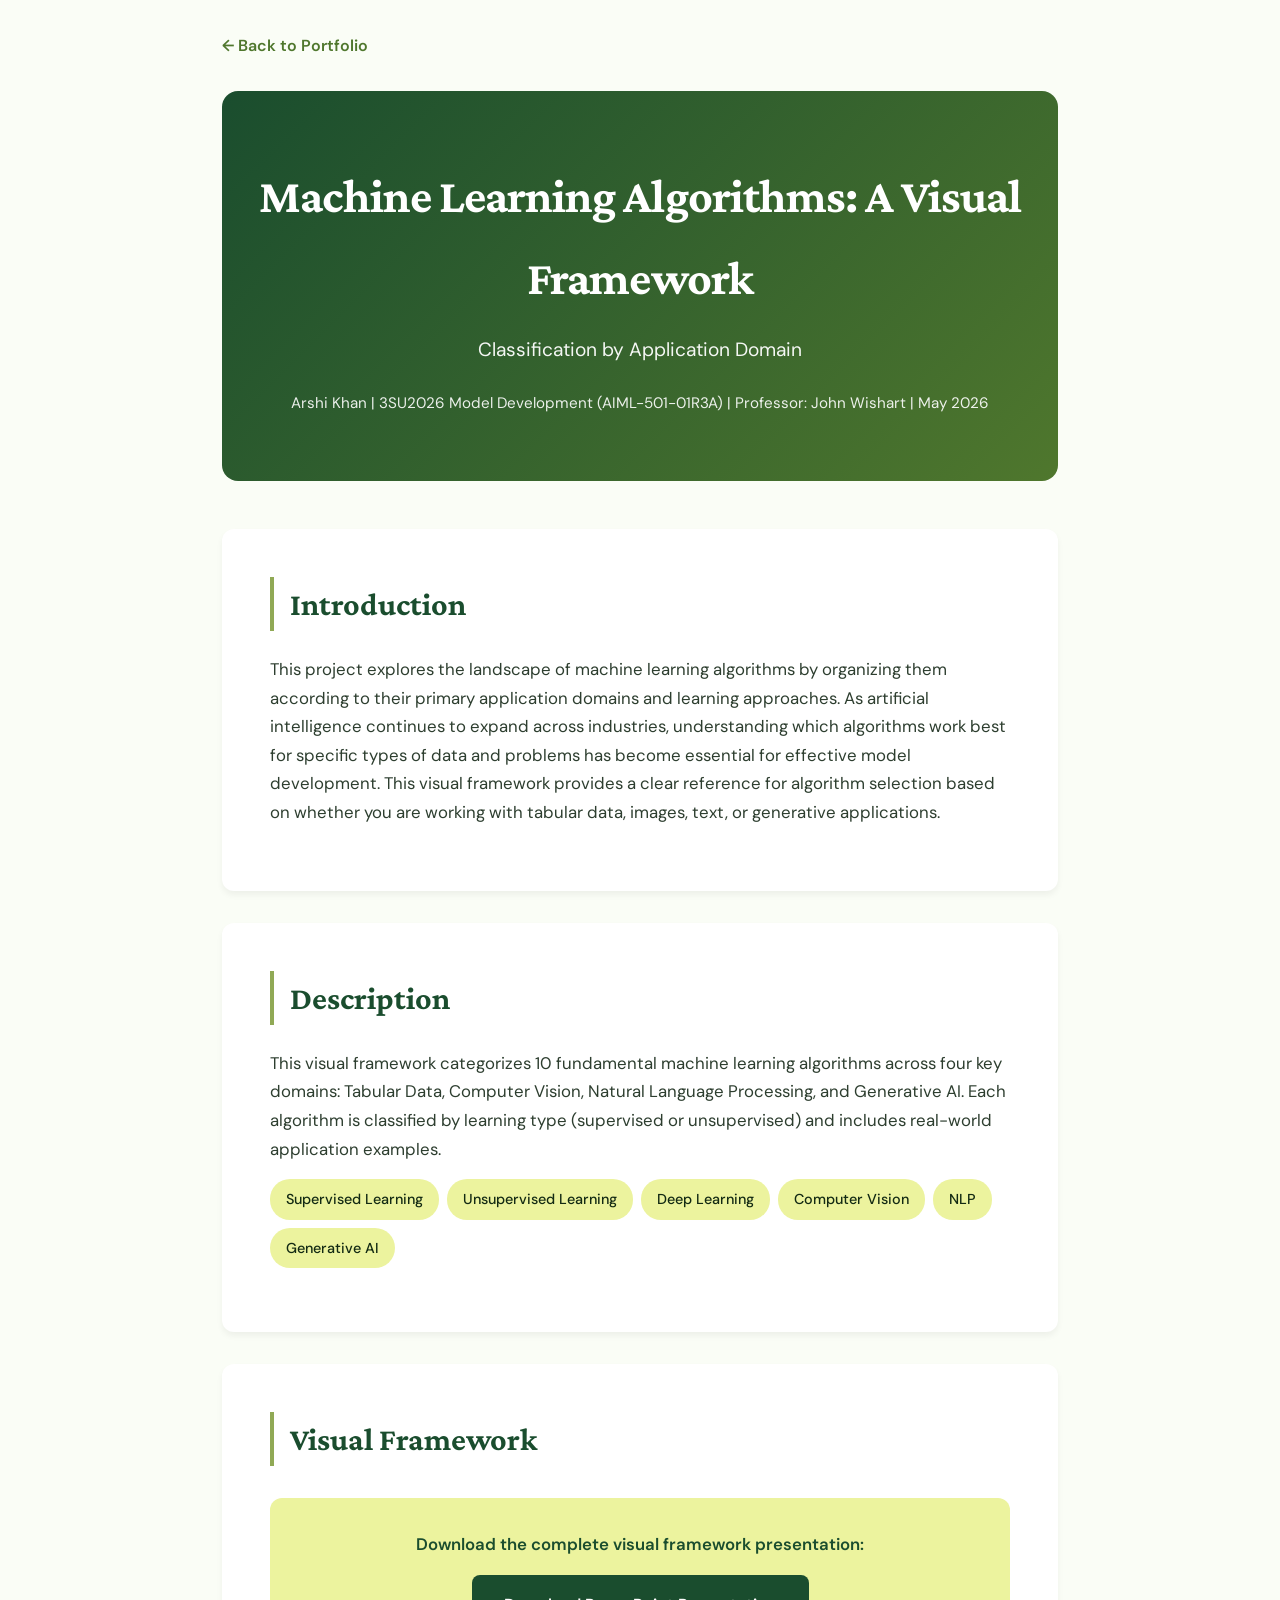
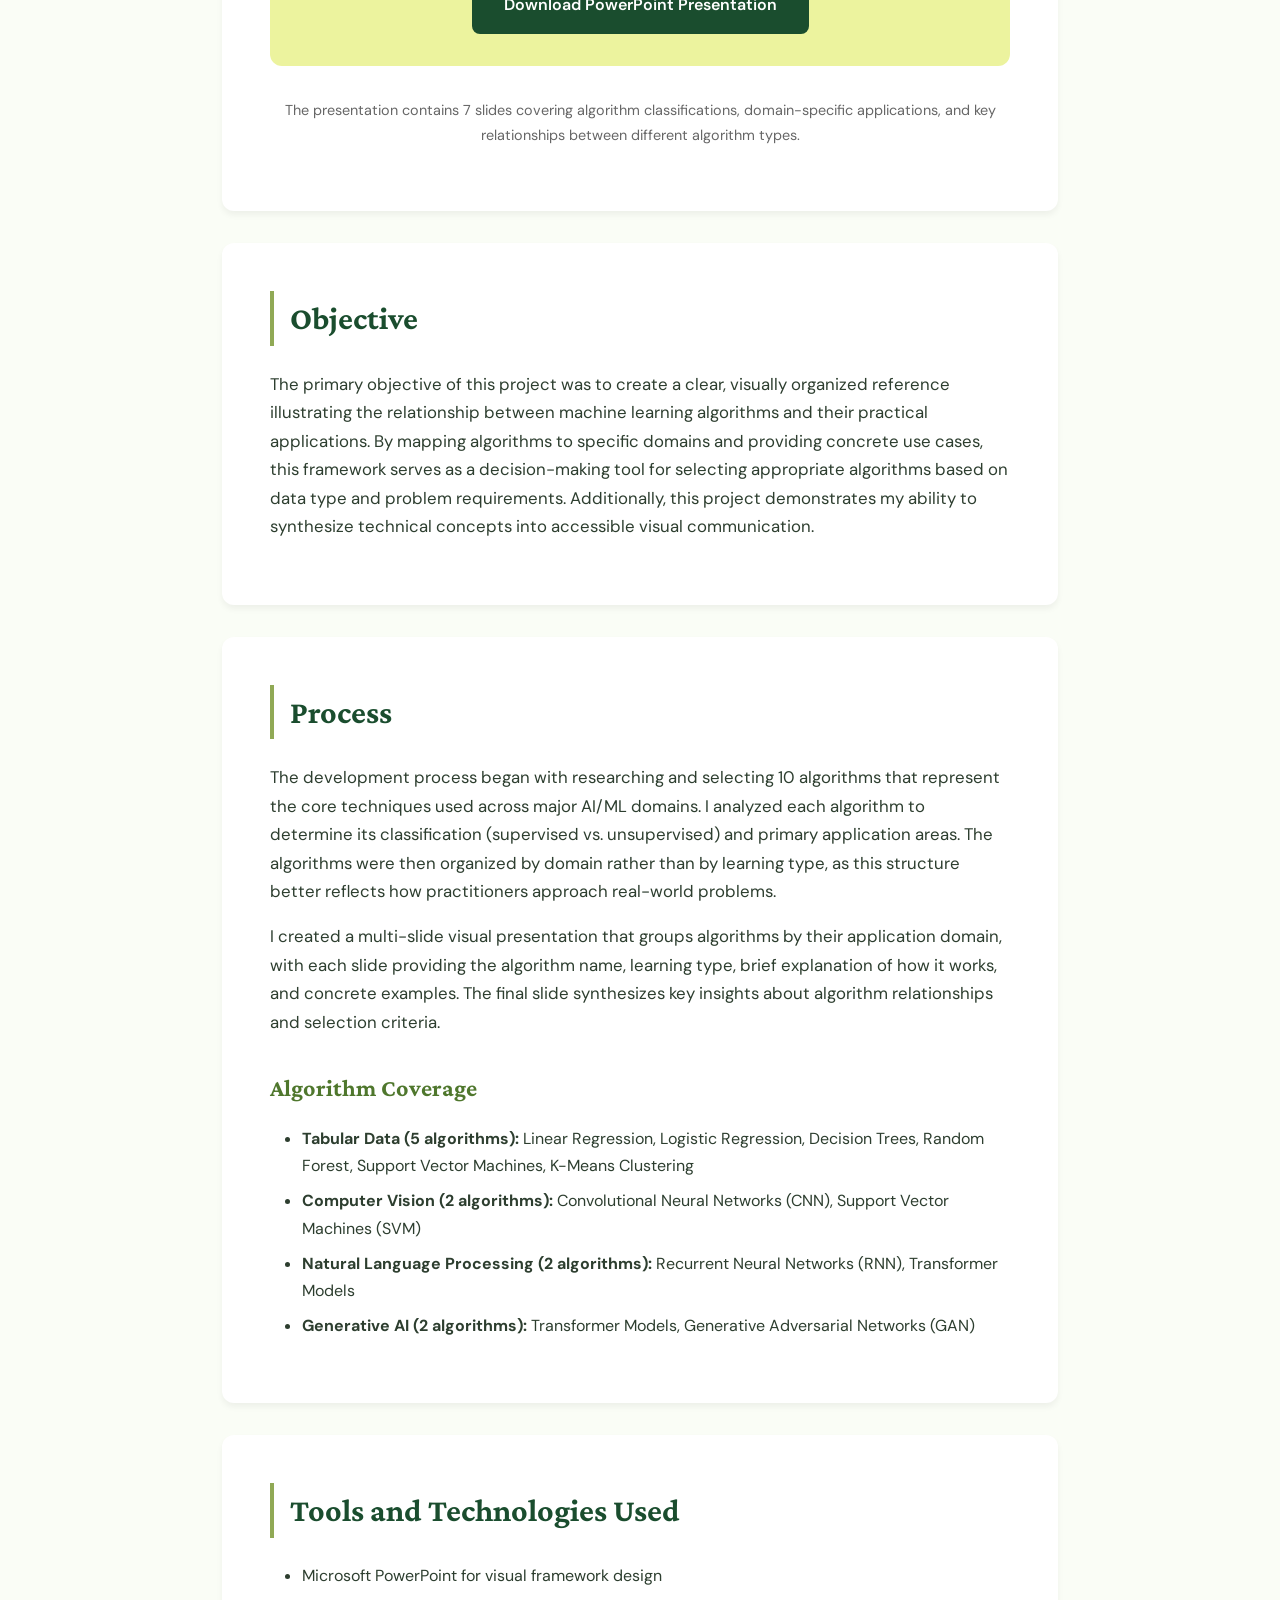
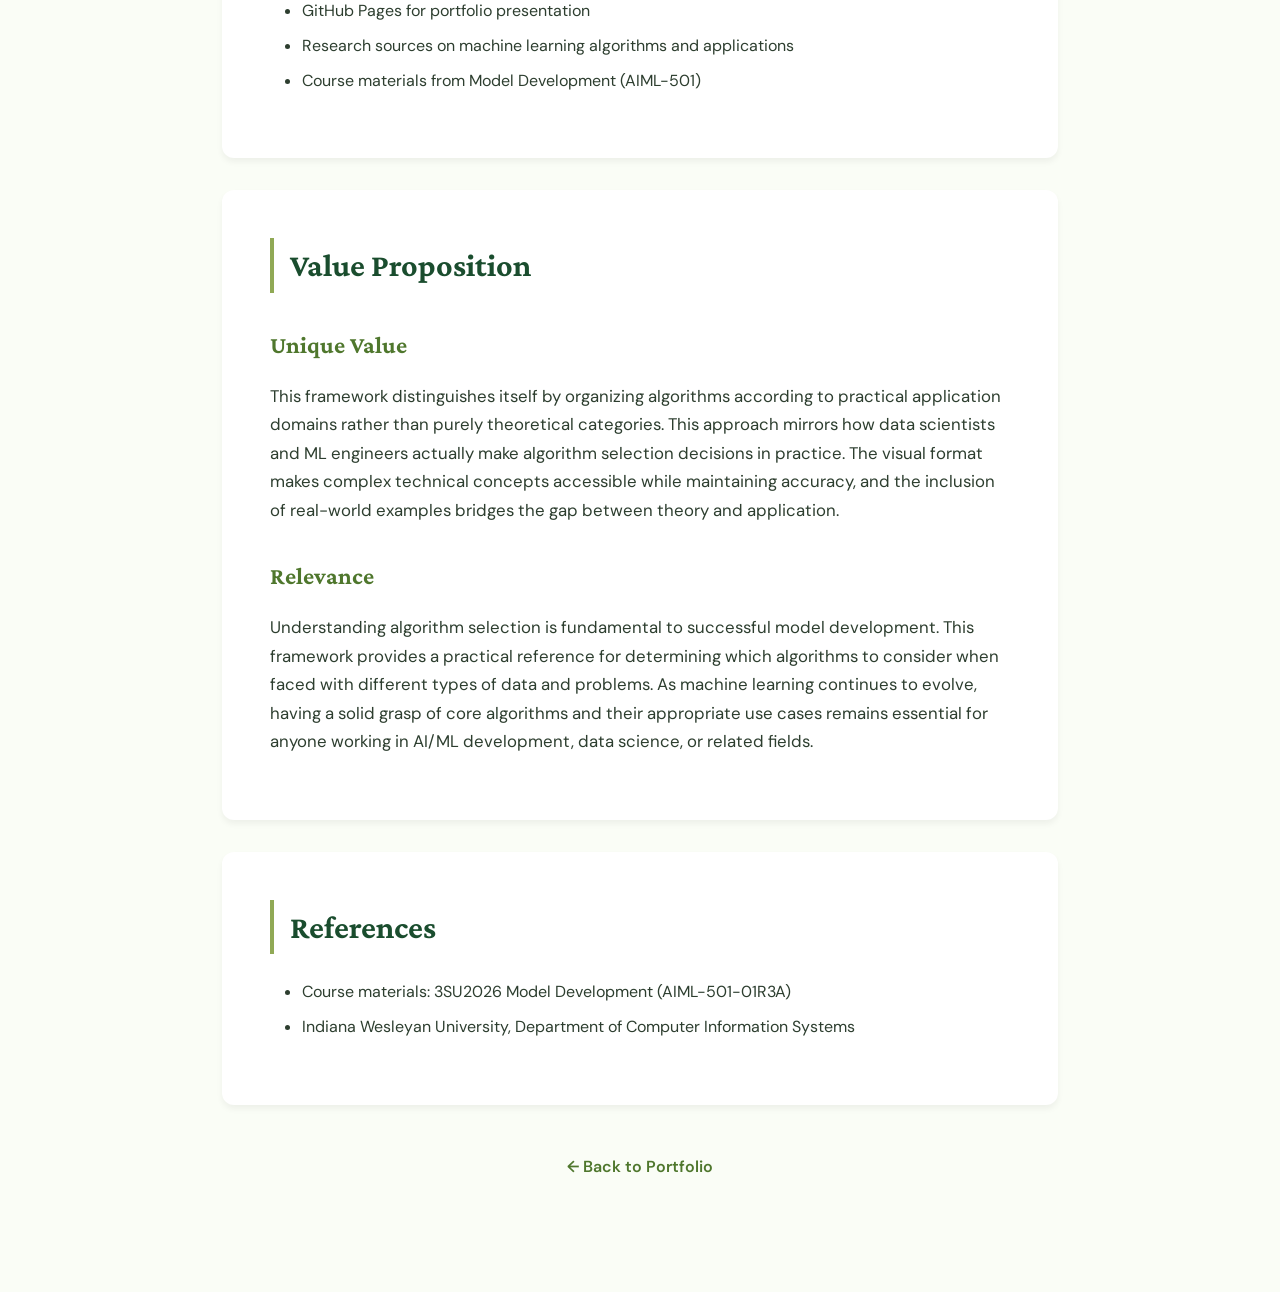
<file: ml-algorithms.html>
<!DOCTYPE html>
<html lang="en">
<head>
    <meta charset="UTF-8">
    <meta name="viewport" content="width=device-width, initial-scale=1.0">
    <title>Machine Learning Algorithms Framework - Arshi Khan</title>
    <link href="https://fonts.googleapis.com/css2?family=Crimson+Pro:wght@400;600;700&family=DM+Sans:wght@400;500;700&display=swap" rel="stylesheet">
    <style>
        * {
            margin: 0;
            padding: 0;
            box-sizing: border-box;
        }

        :root {
            --primary: #1a4d2e;
            --secondary: #4f772d;
            --accent: #90a955;
            --light: #ecf39e;
            --dark: #132a13;
            --text: #2d3e2f;
            --bg: #fafdf6;
        }

        body {
            font-family: 'DM Sans', sans-serif;
            background: var(--bg);
            color: var(--text);
            line-height: 1.7;
        }

        .container {
            max-width: 900px;
            margin: 0 auto;
            padding: 2rem;
        }

        .back-link {
            display: inline-block;
            margin-bottom: 2rem;
            color: var(--secondary);
            text-decoration: none;
            font-weight: 600;
            transition: all 0.3s ease;
        }

        .back-link:hover {
            color: var(--primary);
            transform: translateX(-5px);
        }

        .header {
            background: linear-gradient(135deg, var(--primary), var(--secondary));
            color: white;
            padding: 4rem 2rem;
            border-radius: 16px;
            margin-bottom: 3rem;
            text-align: center;
        }

        h1 {
            font-family: 'Crimson Pro', serif;
            font-size: 3rem;
            margin-bottom: 1rem;
            letter-spacing: -0.02em;
        }

        .subtitle {
            font-size: 1.2rem;
            opacity: 0.95;
        }

        .meta-info {
            margin-top: 1.5rem;
            font-size: 0.95rem;
            opacity: 0.9;
        }

        .content-section {
            background: white;
            padding: 3rem;
            border-radius: 12px;
            margin-bottom: 2rem;
            box-shadow: 0 4px 6px rgba(0,0,0,0.05);
        }

        h2 {
            font-family: 'Crimson Pro', serif;
            color: var(--primary);
            font-size: 2rem;
            margin-bottom: 1.5rem;
            border-left: 4px solid var(--accent);
            padding-left: 1rem;
        }

        h3 {
            font-family: 'Crimson Pro', serif;
            color: var(--secondary);
            font-size: 1.5rem;
            margin-top: 2rem;
            margin-bottom: 1rem;
        }

        p {
            margin-bottom: 1rem;
            font-size: 1.05rem;
        }

        ul {
            margin-left: 2rem;
            margin-bottom: 1rem;
        }

        li {
            margin-bottom: 0.5rem;
        }

        .presentation-embed {
            margin: 2rem 0;
            padding: 2rem;
            background: var(--light);
            border-radius: 12px;
            text-align: center;
        }

        .presentation-embed p {
            margin-bottom: 1rem;
            font-weight: 600;
            color: var(--primary);
        }

        .download-btn {
            display: inline-block;
            background: var(--primary);
            color: white;
            padding: 1rem 2rem;
            border-radius: 8px;
            text-decoration: none;
            font-weight: 600;
            transition: all 0.3s ease;
        }

        .download-btn:hover {
            background: var(--dark);
            transform: translateY(-2px);
            box-shadow: 0 8px 20px rgba(26, 77, 46, 0.3);
        }

        .tag-container {
            display: flex;
            flex-wrap: wrap;
            gap: 0.5rem;
            margin: 1rem 0;
        }

        .tag {
            background: var(--light);
            padding: 0.5rem 1rem;
            border-radius: 20px;
            font-size: 0.9rem;
            color: var(--dark);
            font-weight: 500;
        }

        @media (max-width: 768px) {
            h1 {
                font-size: 2rem;
            }

            .content-section {
                padding: 2rem 1.5rem;
            }
        }
    </style>
</head>
<body>
    <div class="container">
        <a href="index.html" class="back-link">← Back to Portfolio</a>

        <div class="header">
            <h1>Machine Learning Algorithms: A Visual Framework</h1>
            <p class="subtitle">Classification by Application Domain</p>
            <div class="meta-info">
                Arshi Khan | 3SU2026 Model Development (AIML-501-01R3A) | Professor: John Wishart | May 2026
            </div>
        </div>

        <div class="content-section">
            <h2>Introduction</h2>
            <p>This project explores the landscape of machine learning algorithms by organizing them according to their primary application domains and learning approaches. As artificial intelligence continues to expand across industries, understanding which algorithms work best for specific types of data and problems has become essential for effective model development. This visual framework provides a clear reference for algorithm selection based on whether you are working with tabular data, images, text, or generative applications.</p>
        </div>

        <div class="content-section">
            <h2>Description</h2>
            <p>This visual framework categorizes 10 fundamental machine learning algorithms across four key domains: Tabular Data, Computer Vision, Natural Language Processing, and Generative AI. Each algorithm is classified by learning type (supervised or unsupervised) and includes real-world application examples.</p>

            <div class="tag-container">
                <span class="tag">Supervised Learning</span>
                <span class="tag">Unsupervised Learning</span>
                <span class="tag">Deep Learning</span>
                <span class="tag">Computer Vision</span>
                <span class="tag">NLP</span>
                <span class="tag">Generative AI</span>
            </div>
        </div>

        <div class="content-section">
            <h2>Visual Framework</h2>
            <div class="presentation-embed">
                <p>Download the complete visual framework presentation:</p>
                <a href="ML_Algorithms_Framework.pptx" class="download-btn" download>Download PowerPoint Presentation</a>
            </div>
            <p style="text-align: center; font-size: 0.9rem; color: #666; margin-top: 1rem;">
                The presentation contains 7 slides covering algorithm classifications, domain-specific applications, and key relationships between different algorithm types.
            </p>
        </div>

        <div class="content-section">
            <h2>Objective</h2>
            <p>The primary objective of this project was to create a clear, visually organized reference illustrating the relationship between machine learning algorithms and their practical applications. By mapping algorithms to specific domains and providing concrete use cases, this framework serves as a decision-making tool for selecting appropriate algorithms based on data type and problem requirements. Additionally, this project demonstrates my ability to synthesize technical concepts into accessible visual communication.</p>
        </div>

        <div class="content-section">
            <h2>Process</h2>
            <p>The development process began with researching and selecting 10 algorithms that represent the core techniques used across major AI/ML domains. I analyzed each algorithm to determine its classification (supervised vs. unsupervised) and primary application areas. The algorithms were then organized by domain rather than by learning type, as this structure better reflects how practitioners approach real-world problems.</p>
            
            <p>I created a multi-slide visual presentation that groups algorithms by their application domain, with each slide providing the algorithm name, learning type, brief explanation of how it works, and concrete examples. The final slide synthesizes key insights about algorithm relationships and selection criteria.</p>

            <h3>Algorithm Coverage</h3>
            <ul>
                <li><strong>Tabular Data (5 algorithms):</strong> Linear Regression, Logistic Regression, Decision Trees, Random Forest, Support Vector Machines, K-Means Clustering</li>
                <li><strong>Computer Vision (2 algorithms):</strong> Convolutional Neural Networks (CNN), Support Vector Machines (SVM)</li>
                <li><strong>Natural Language Processing (2 algorithms):</strong> Recurrent Neural Networks (RNN), Transformer Models</li>
                <li><strong>Generative AI (2 algorithms):</strong> Transformer Models, Generative Adversarial Networks (GAN)</li>
            </ul>
        </div>

        <div class="content-section">
            <h2>Tools and Technologies Used</h2>
            <ul>
                <li>Microsoft PowerPoint for visual framework design</li>
                <li>GitHub Pages for portfolio presentation</li>
                <li>Research sources on machine learning algorithms and applications</li>
                <li>Course materials from Model Development (AIML-501)</li>
            </ul>
        </div>

        <div class="content-section">
            <h2>Value Proposition</h2>
            
            <h3>Unique Value</h3>
            <p>This framework distinguishes itself by organizing algorithms according to practical application domains rather than purely theoretical categories. This approach mirrors how data scientists and ML engineers actually make algorithm selection decisions in practice. The visual format makes complex technical concepts accessible while maintaining accuracy, and the inclusion of real-world examples bridges the gap between theory and application.</p>

            <h3>Relevance</h3>
            <p>Understanding algorithm selection is fundamental to successful model development. This framework provides a practical reference for determining which algorithms to consider when faced with different types of data and problems. As machine learning continues to evolve, having a solid grasp of core algorithms and their appropriate use cases remains essential for anyone working in AI/ML development, data science, or related fields.</p>
        </div>

        <div class="content-section">
            <h2>References</h2>
            <ul>
                <li>Course materials: 3SU2026 Model Development (AIML-501-01R3A)</li>
                <li>Indiana Wesleyan University, Department of Computer Information Systems</li>
            </ul>
        </div>

        <div style="text-align: center; margin: 3rem 0;">
            <a href="index.html" class="back-link">← Back to Portfolio</a>
        </div>
    </div>
</body>
</html>
</file>
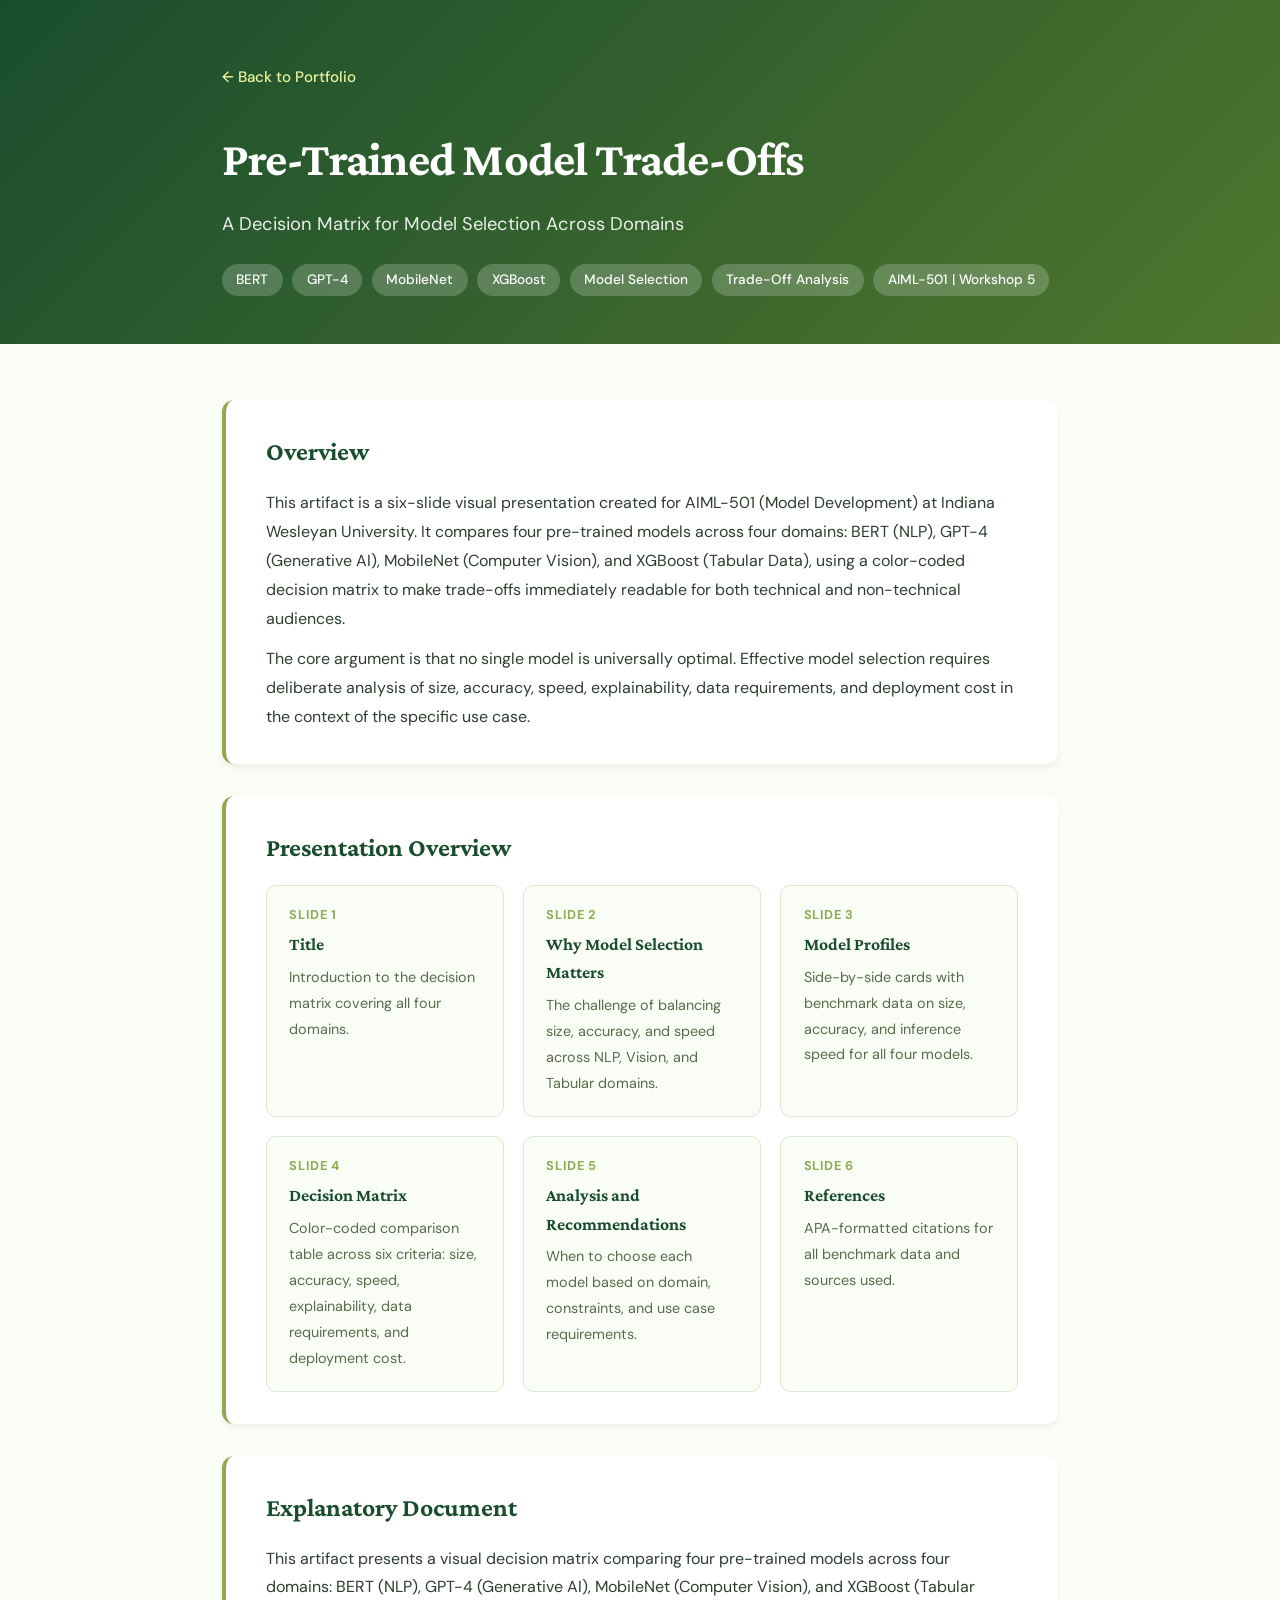
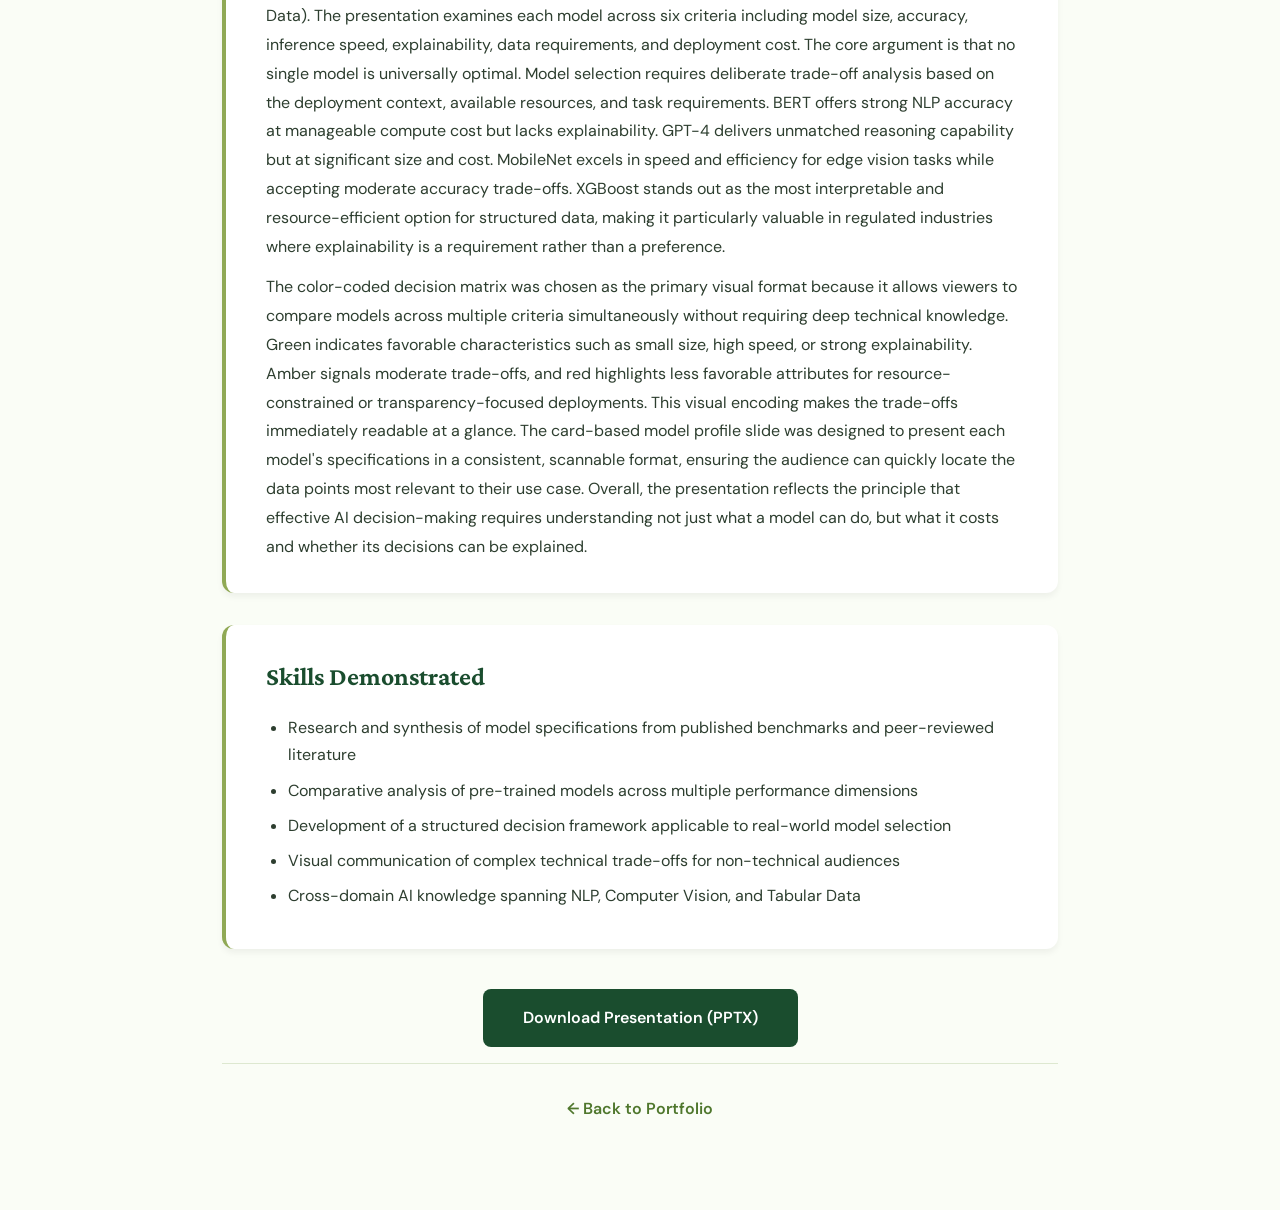
<file: model-tradeoffs-artifact.html>
<!DOCTYPE html>
<html lang="en">
<head>
    <meta charset="UTF-8">
    <meta name="viewport" content="width=device-width, initial-scale=1.0">
    <title>Pre-Trained Model Trade-Offs - Arshi Khan Portfolio</title>
    <link href="https://fonts.googleapis.com/css2?family=Crimson+Pro:wght@400;600;700&family=DM+Sans:wght@400;500;700&display=swap" rel="stylesheet">
    <style>
        * { margin: 0; padding: 0; box-sizing: border-box; }

        :root {
            --primary: #1a4d2e;
            --secondary: #4f772d;
            --accent: #90a955;
            --light: #ecf39e;
            --dark: #132a13;
            --text: #2d3e2f;
            --bg: #fafdf6;
        }

        body {
            font-family: 'DM Sans', sans-serif;
            background: var(--bg);
            color: var(--text);
            line-height: 1.6;
        }

        .container {
            max-width: 900px;
            margin: 0 auto;
            padding: 0 2rem;
        }

        .artifact-hero {
            background: linear-gradient(135deg, var(--primary), var(--secondary));
            color: white;
            padding: 4rem 0 3rem;
        }

        .back-link {
            display: inline-block;
            color: var(--light);
            text-decoration: none;
            font-size: 0.95rem;
            margin-bottom: 2rem;
            font-weight: 500;
            transition: color 0.2s;
        }

        .back-link:hover { color: white; }

        .artifact-hero h1 {
            font-family: 'Crimson Pro', serif;
            font-size: 3rem;
            font-weight: 700;
            margin-bottom: 0.75rem;
            letter-spacing: -0.02em;
        }

        .artifact-hero p {
            font-size: 1.15rem;
            opacity: 0.9;
            max-width: 650px;
        }

        .meta-row {
            display: flex;
            flex-wrap: wrap;
            gap: 0.6rem;
            margin-top: 1.5rem;
        }

        .meta-tag {
            background: rgba(255,255,255,0.2);
            color: white;
            padding: 0.35rem 0.9rem;
            border-radius: 20px;
            font-size: 0.85rem;
            font-weight: 500;
        }

        .artifact-body {
            padding: 3.5rem 0;
        }

        .section-block {
            background: white;
            border-radius: 12px;
            padding: 2rem 2.5rem;
            margin-bottom: 2rem;
            box-shadow: 0 4px 6px rgba(0,0,0,0.05);
            border-left: 4px solid var(--accent);
        }

        .section-block h2 {
            font-family: 'Crimson Pro', serif;
            font-size: 1.6rem;
            color: var(--primary);
            margin-bottom: 1rem;
            text-align: left;
        }

        .section-block h2::after { display: none; }

        .section-block p {
            color: var(--text);
            font-size: 1rem;
            line-height: 1.8;
            margin-bottom: 0.75rem;
        }

        .section-block p:last-child { margin-bottom: 0; }

        .section-block ul {
            padding-left: 1.4rem;
            margin-top: 0.5rem;
        }

        .section-block ul li {
            margin-bottom: 0.5rem;
            font-size: 1rem;
            line-height: 1.7;
            color: var(--text);
        }

        .slides-grid {
            display: grid;
            grid-template-columns: repeat(auto-fit, minmax(220px, 1fr));
            gap: 1.2rem;
            margin-top: 1rem;
        }

        .slide-card {
            background: var(--bg);
            border: 1px solid #dde8d0;
            border-radius: 10px;
            padding: 1.2rem 1.4rem;
        }

        .slide-card .slide-num {
            font-size: 0.8rem;
            font-weight: 700;
            color: var(--accent);
            text-transform: uppercase;
            letter-spacing: 0.05em;
            margin-bottom: 0.3rem;
        }

        .slide-card h4 {
            font-family: 'Crimson Pro', serif;
            font-size: 1.1rem;
            color: var(--primary);
            margin-bottom: 0.4rem;
        }

        .slide-card p {
            font-size: 0.9rem;
            color: #5a6a4a;
            margin-bottom: 0;
        }

        .download-block {
            text-align: center;
            margin: 2.5rem 0 1rem;
        }

        .btn-download {
            display: inline-block;
            background: var(--primary);
            color: white;
            padding: 1rem 2.5rem;
            border-radius: 8px;
            text-decoration: none;
            font-weight: 600;
            font-size: 1rem;
            font-family: 'DM Sans', sans-serif;
            transition: all 0.3s ease;
        }

        .btn-download:hover {
            background: var(--dark);
            transform: translateY(-2px);
            box-shadow: 0 8px 20px rgba(26,77,46,0.3);
        }

        .footer-nav {
            border-top: 1px solid #dde8d0;
            padding: 2rem 0;
            text-align: center;
        }

        .footer-nav a {
            color: var(--secondary);
            text-decoration: none;
            font-weight: 600;
            font-size: 1rem;
            transition: color 0.2s;
        }

        .footer-nav a:hover { color: var(--primary); }

        @media (max-width: 600px) {
            .artifact-hero h1 { font-size: 2rem; }
            .section-block { padding: 1.5rem; }
        }
    </style>
</head>
<body>

    <div class="artifact-hero">
        <div class="container">
            <a href="index.html" class="back-link">&larr; Back to Portfolio</a>
            <h1>Pre-Trained Model Trade-Offs</h1>
            <p>A Decision Matrix for Model Selection Across Domains</p>
            <div class="meta-row">
                <span class="meta-tag">BERT</span>
                <span class="meta-tag">GPT-4</span>
                <span class="meta-tag">MobileNet</span>
                <span class="meta-tag">XGBoost</span>
                <span class="meta-tag">Model Selection</span>
                <span class="meta-tag">Trade-Off Analysis</span>
                <span class="meta-tag">AIML-501 | Workshop 5</span>
            </div>
        </div>
    </div>

    <div class="artifact-body">
        <div class="container">

            <div class="section-block">
                <h2>Overview</h2>
                <p>This artifact is a six-slide visual presentation created for AIML-501 (Model Development) at Indiana Wesleyan University. It compares four pre-trained models across four domains: BERT (NLP), GPT-4 (Generative AI), MobileNet (Computer Vision), and XGBoost (Tabular Data), using a color-coded decision matrix to make trade-offs immediately readable for both technical and non-technical audiences.</p>
                <p>The core argument is that no single model is universally optimal. Effective model selection requires deliberate analysis of size, accuracy, speed, explainability, data requirements, and deployment cost in the context of the specific use case.</p>
            </div>

            <div class="section-block">
                <h2>Presentation Overview</h2>
                <div class="slides-grid">
                    <div class="slide-card">
                        <div class="slide-num">Slide 1</div>
                        <h4>Title</h4>
                        <p>Introduction to the decision matrix covering all four domains.</p>
                    </div>
                    <div class="slide-card">
                        <div class="slide-num">Slide 2</div>
                        <h4>Why Model Selection Matters</h4>
                        <p>The challenge of balancing size, accuracy, and speed across NLP, Vision, and Tabular domains.</p>
                    </div>
                    <div class="slide-card">
                        <div class="slide-num">Slide 3</div>
                        <h4>Model Profiles</h4>
                        <p>Side-by-side cards with benchmark data on size, accuracy, and inference speed for all four models.</p>
                    </div>
                    <div class="slide-card">
                        <div class="slide-num">Slide 4</div>
                        <h4>Decision Matrix</h4>
                        <p>Color-coded comparison table across six criteria: size, accuracy, speed, explainability, data requirements, and deployment cost.</p>
                    </div>
                    <div class="slide-card">
                        <div class="slide-num">Slide 5</div>
                        <h4>Analysis and Recommendations</h4>
                        <p>When to choose each model based on domain, constraints, and use case requirements.</p>
                    </div>
                    <div class="slide-card">
                        <div class="slide-num">Slide 6</div>
                        <h4>References</h4>
                        <p>APA-formatted citations for all benchmark data and sources used.</p>
                    </div>
                </div>
            </div>

            <div class="section-block">
                <h2>Explanatory Document</h2>
                <p>This artifact presents a visual decision matrix comparing four pre-trained models across four domains: BERT (NLP), GPT-4 (Generative AI), MobileNet (Computer Vision), and XGBoost (Tabular Data). The presentation examines each model across six criteria including model size, accuracy, inference speed, explainability, data requirements, and deployment cost. The core argument is that no single model is universally optimal. Model selection requires deliberate trade-off analysis based on the deployment context, available resources, and task requirements. BERT offers strong NLP accuracy at manageable compute cost but lacks explainability. GPT-4 delivers unmatched reasoning capability but at significant size and cost. MobileNet excels in speed and efficiency for edge vision tasks while accepting moderate accuracy trade-offs. XGBoost stands out as the most interpretable and resource-efficient option for structured data, making it particularly valuable in regulated industries where explainability is a requirement rather than a preference.</p>
                <p>The color-coded decision matrix was chosen as the primary visual format because it allows viewers to compare models across multiple criteria simultaneously without requiring deep technical knowledge. Green indicates favorable characteristics such as small size, high speed, or strong explainability. Amber signals moderate trade-offs, and red highlights less favorable attributes for resource-constrained or transparency-focused deployments. This visual encoding makes the trade-offs immediately readable at a glance. The card-based model profile slide was designed to present each model's specifications in a consistent, scannable format, ensuring the audience can quickly locate the data points most relevant to their use case. Overall, the presentation reflects the principle that effective AI decision-making requires understanding not just what a model can do, but what it costs and whether its decisions can be explained.</p>
            </div>

            <div class="section-block">
                <h2>Skills Demonstrated</h2>
                <ul>
                    <li>Research and synthesis of model specifications from published benchmarks and peer-reviewed literature</li>
                    <li>Comparative analysis of pre-trained models across multiple performance dimensions</li>
                    <li>Development of a structured decision framework applicable to real-world model selection</li>
                    <li>Visual communication of complex technical trade-offs for non-technical audiences</li>
                    <li>Cross-domain AI knowledge spanning NLP, Computer Vision, and Tabular Data</li>
                </ul>
            </div>

            <div class="download-block">
                <a href="Assignment_5.4_Explainability.pptx" class="btn-download">Download Presentation (PPTX)</a>
            </div>

            <div class="footer-nav">
                <a href="index.html">&larr; Back to Portfolio</a>
            </div>

        </div>
    </div>

</body>
</html>
</file>
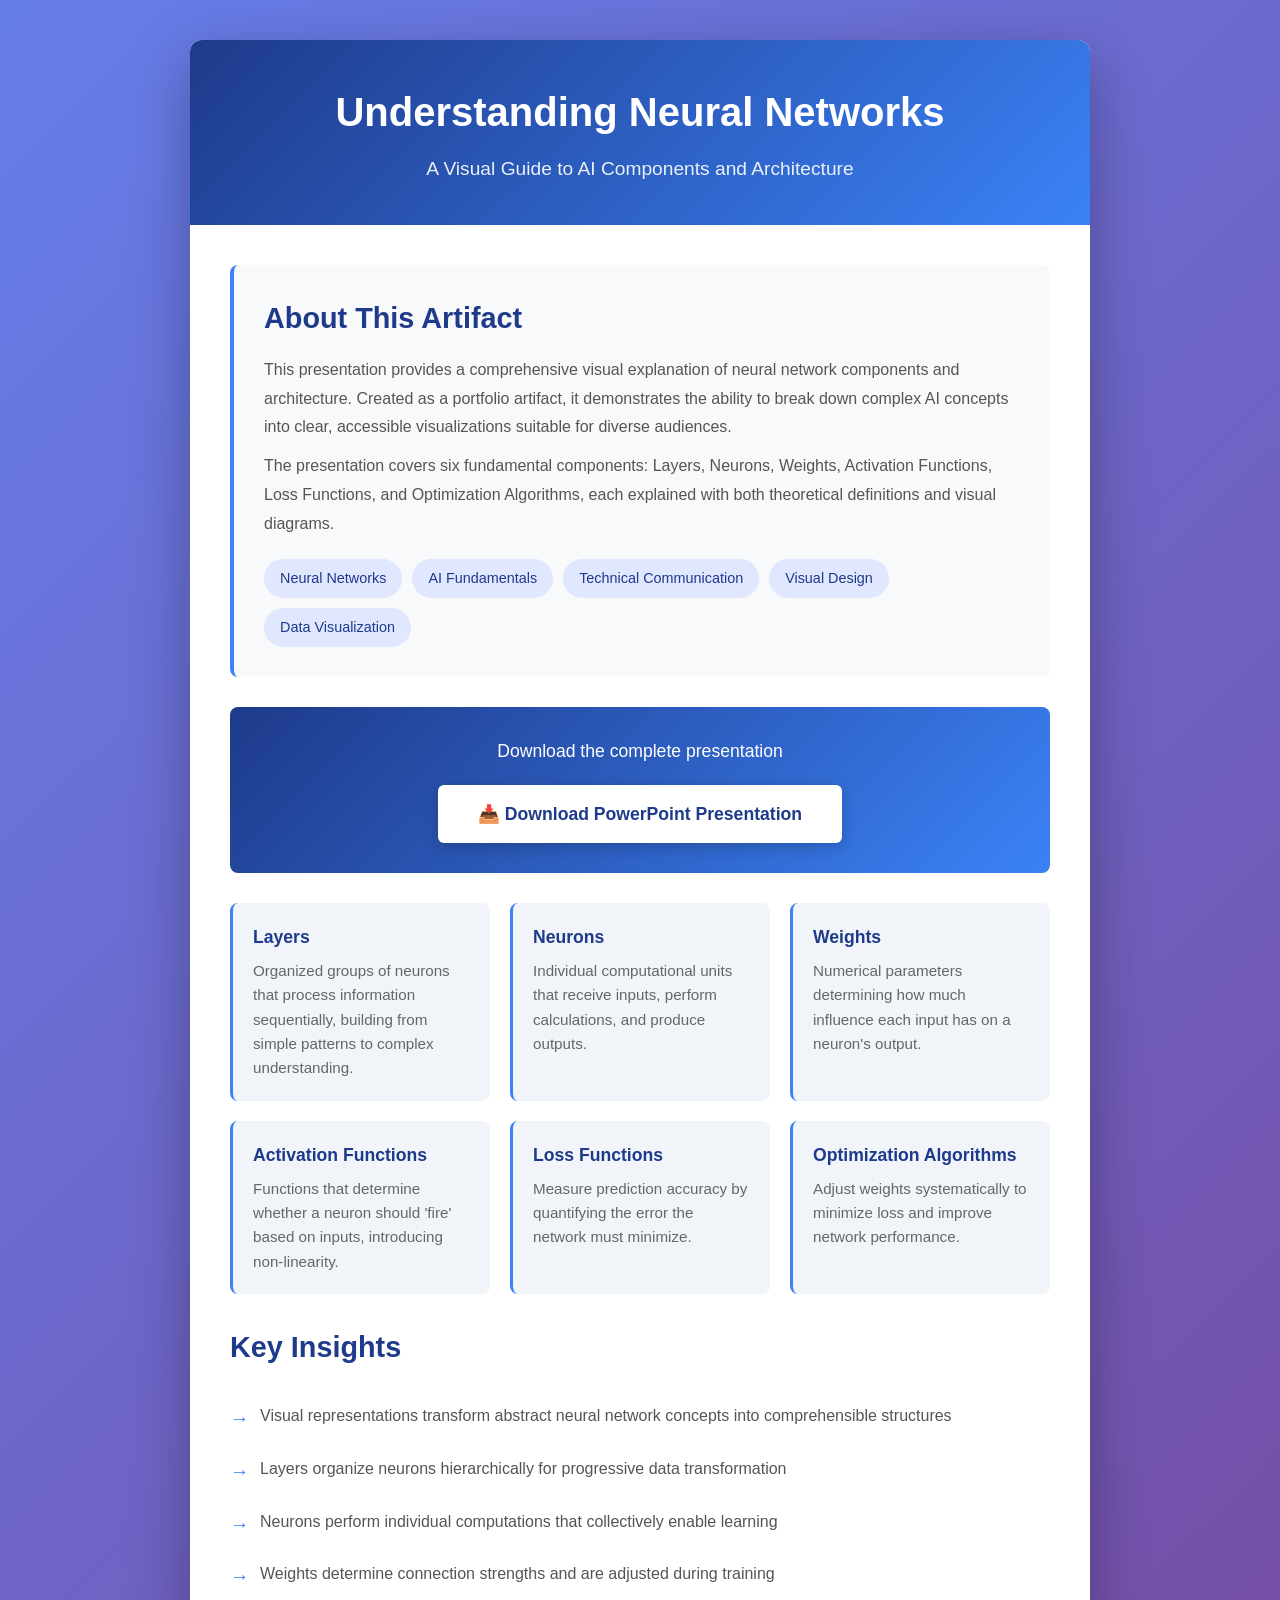
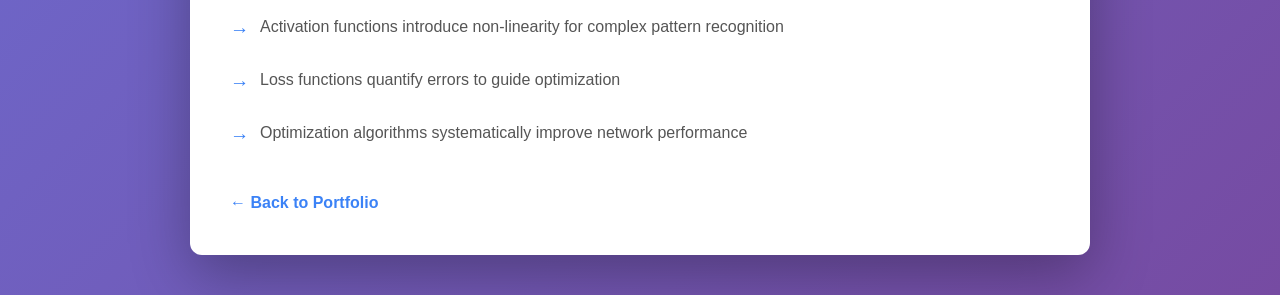
<file: neural-networks-artifact.html>
<!DOCTYPE html>
<html lang="en">
<head>
    <meta charset="UTF-8">
    <meta name="viewport" content="width=device-width, initial-scale=1.0">
    <title>Neural Networks Presentation - Arshi Khan</title>
    <style>
        * {
            margin: 0;
            padding: 0;
            box-sizing: border-box;
        }

        body {
            font-family: 'Segoe UI', Tahoma, Geneva, Verdana, sans-serif;
            line-height: 1.6;
            color: #333;
            background: linear-gradient(135deg, #667eea 0%, #764ba2 100%);
            min-height: 100vh;
            padding: 40px 20px;
        }

        .container {
            max-width: 900px;
            margin: 0 auto;
            background: white;
            border-radius: 12px;
            box-shadow: 0 20px 60px rgba(0, 0, 0, 0.3);
            overflow: hidden;
        }

        .header {
            background: linear-gradient(135deg, #1E3A8A 0%, #3B82F6 100%);
            color: white;
            padding: 40px;
            text-align: center;
        }

        .header h1 {
            font-size: 2.5em;
            margin-bottom: 10px;
            font-weight: 700;
        }

        .header p {
            font-size: 1.2em;
            opacity: 0.9;
        }

        .content {
            padding: 40px;
        }

        .artifact-info {
            background: #f8f9fa;
            padding: 30px;
            border-radius: 8px;
            margin-bottom: 30px;
            border-left: 4px solid #3B82F6;
        }

        .artifact-info h2 {
            color: #1E3A8A;
            margin-bottom: 15px;
            font-size: 1.8em;
        }

        .artifact-info p {
            color: #555;
            margin-bottom: 10px;
            line-height: 1.8;
        }

        .components-grid {
            display: grid;
            grid-template-columns: repeat(auto-fit, minmax(250px, 1fr));
            gap: 20px;
            margin: 30px 0;
        }

        .component-card {
            background: #f1f5f9;
            padding: 20px;
            border-radius: 8px;
            border-left: 3px solid #3B82F6;
        }

        .component-card h3 {
            color: #1E3A8A;
            margin-bottom: 8px;
            font-size: 1.1em;
        }

        .component-card p {
            color: #666;
            font-size: 0.95em;
        }

        .download-section {
            background: linear-gradient(135deg, #1E3A8A 0%, #3B82F6 100%);
            padding: 30px;
            border-radius: 8px;
            text-align: center;
            margin: 30px 0;
        }

        .download-btn {
            display: inline-block;
            background: white;
            color: #1E3A8A;
            padding: 15px 40px;
            border-radius: 6px;
            text-decoration: none;
            font-weight: 600;
            font-size: 1.1em;
            transition: all 0.3s ease;
            box-shadow: 0 4px 15px rgba(0, 0, 0, 0.2);
        }

        .download-btn:hover {
            transform: translateY(-2px);
            box-shadow: 0 6px 20px rgba(0, 0, 0, 0.3);
        }

        .download-section p {
            color: white;
            margin-bottom: 20px;
            font-size: 1.1em;
        }

        .key-learnings {
            margin-top: 30px;
        }

        .key-learnings h2 {
            color: #1E3A8A;
            margin-bottom: 20px;
            font-size: 1.8em;
        }

        .key-learnings ul {
            list-style: none;
            padding-left: 0;
        }

        .key-learnings li {
            padding: 12px 0;
            padding-left: 30px;
            position: relative;
            color: #555;
            line-height: 1.8;
        }

        .key-learnings li:before {
            content: "→";
            position: absolute;
            left: 0;
            color: #3B82F6;
            font-weight: bold;
            font-size: 1.2em;
        }

        .back-link {
            display: inline-block;
            margin-top: 30px;
            color: #3B82F6;
            text-decoration: none;
            font-weight: 600;
            transition: color 0.3s ease;
        }

        .back-link:hover {
            color: #1E3A8A;
        }

        .skills-used {
            display: flex;
            flex-wrap: wrap;
            gap: 10px;
            margin-top: 20px;
        }

        .skill-tag {
            background: #e0e7ff;
            color: #1E3A8A;
            padding: 8px 16px;
            border-radius: 20px;
            font-size: 0.9em;
            font-weight: 500;
        }

        @media (max-width: 768px) {
            .header h1 {
                font-size: 2em;
            }

            .content {
                padding: 25px;
            }

            .components-grid {
                grid-template-columns: 1fr;
            }
        }
    </style>
</head>
<body>
    <div class="container">
        <div class="header">
            <h1>Understanding Neural Networks</h1>
            <p>A Visual Guide to AI Components and Architecture</p>
        </div>

        <div class="content">
            <div class="artifact-info">
                <h2>About This Artifact</h2>
                <p>
                    This presentation provides a comprehensive visual explanation of neural network components and architecture. 
                    Created as a portfolio artifact, it demonstrates the ability to break down complex AI concepts into 
                    clear, accessible visualizations suitable for diverse audiences.
                </p>
                <p>
                    The presentation covers six fundamental components: Layers, Neurons, Weights, Activation Functions, 
                    Loss Functions, and Optimization Algorithms, each explained with both theoretical definitions and 
                    visual diagrams.
                </p>

                <div class="skills-used">
                    <span class="skill-tag">Neural Networks</span>
                    <span class="skill-tag">AI Fundamentals</span>
                    <span class="skill-tag">Technical Communication</span>
                    <span class="skill-tag">Visual Design</span>
                    <span class="skill-tag">Data Visualization</span>
                </div>
            </div>

            <div class="download-section">
                <p>Download the complete presentation</p>
                <a href="Assignment_2.4_Neural_Networks_Presentation.pptx" class="download-btn" download>
                    📥 Download PowerPoint Presentation
                </a>
            </div>

            <div class="components-grid">
                <div class="component-card">
                    <h3>Layers</h3>
                    <p>Organized groups of neurons that process information sequentially, building from simple patterns to complex understanding.</p>
                </div>

                <div class="component-card">
                    <h3>Neurons</h3>
                    <p>Individual computational units that receive inputs, perform calculations, and produce outputs.</p>
                </div>

                <div class="component-card">
                    <h3>Weights</h3>
                    <p>Numerical parameters determining how much influence each input has on a neuron's output.</p>
                </div>

                <div class="component-card">
                    <h3>Activation Functions</h3>
                    <p>Functions that determine whether a neuron should 'fire' based on inputs, introducing non-linearity.</p>
                </div>

                <div class="component-card">
                    <h3>Loss Functions</h3>
                    <p>Measure prediction accuracy by quantifying the error the network must minimize.</p>
                </div>

                <div class="component-card">
                    <h3>Optimization Algorithms</h3>
                    <p>Adjust weights systematically to minimize loss and improve network performance.</p>
                </div>
            </div>

            <div class="key-learnings">
                <h2>Key Insights</h2>
                <ul>
                    <li>Visual representations transform abstract neural network concepts into comprehensible structures</li>
                    <li>Layers organize neurons hierarchically for progressive data transformation</li>
                    <li>Neurons perform individual computations that collectively enable learning</li>
                    <li>Weights determine connection strengths and are adjusted during training</li>
                    <li>Activation functions introduce non-linearity for complex pattern recognition</li>
                    <li>Loss functions quantify errors to guide optimization</li>
                    <li>Optimization algorithms systematically improve network performance</li>
                </ul>
            </div>

            <a href="../index.html" class="back-link">← Back to Portfolio</a>
        </div>
    </div>
</body>
</html>
</file>
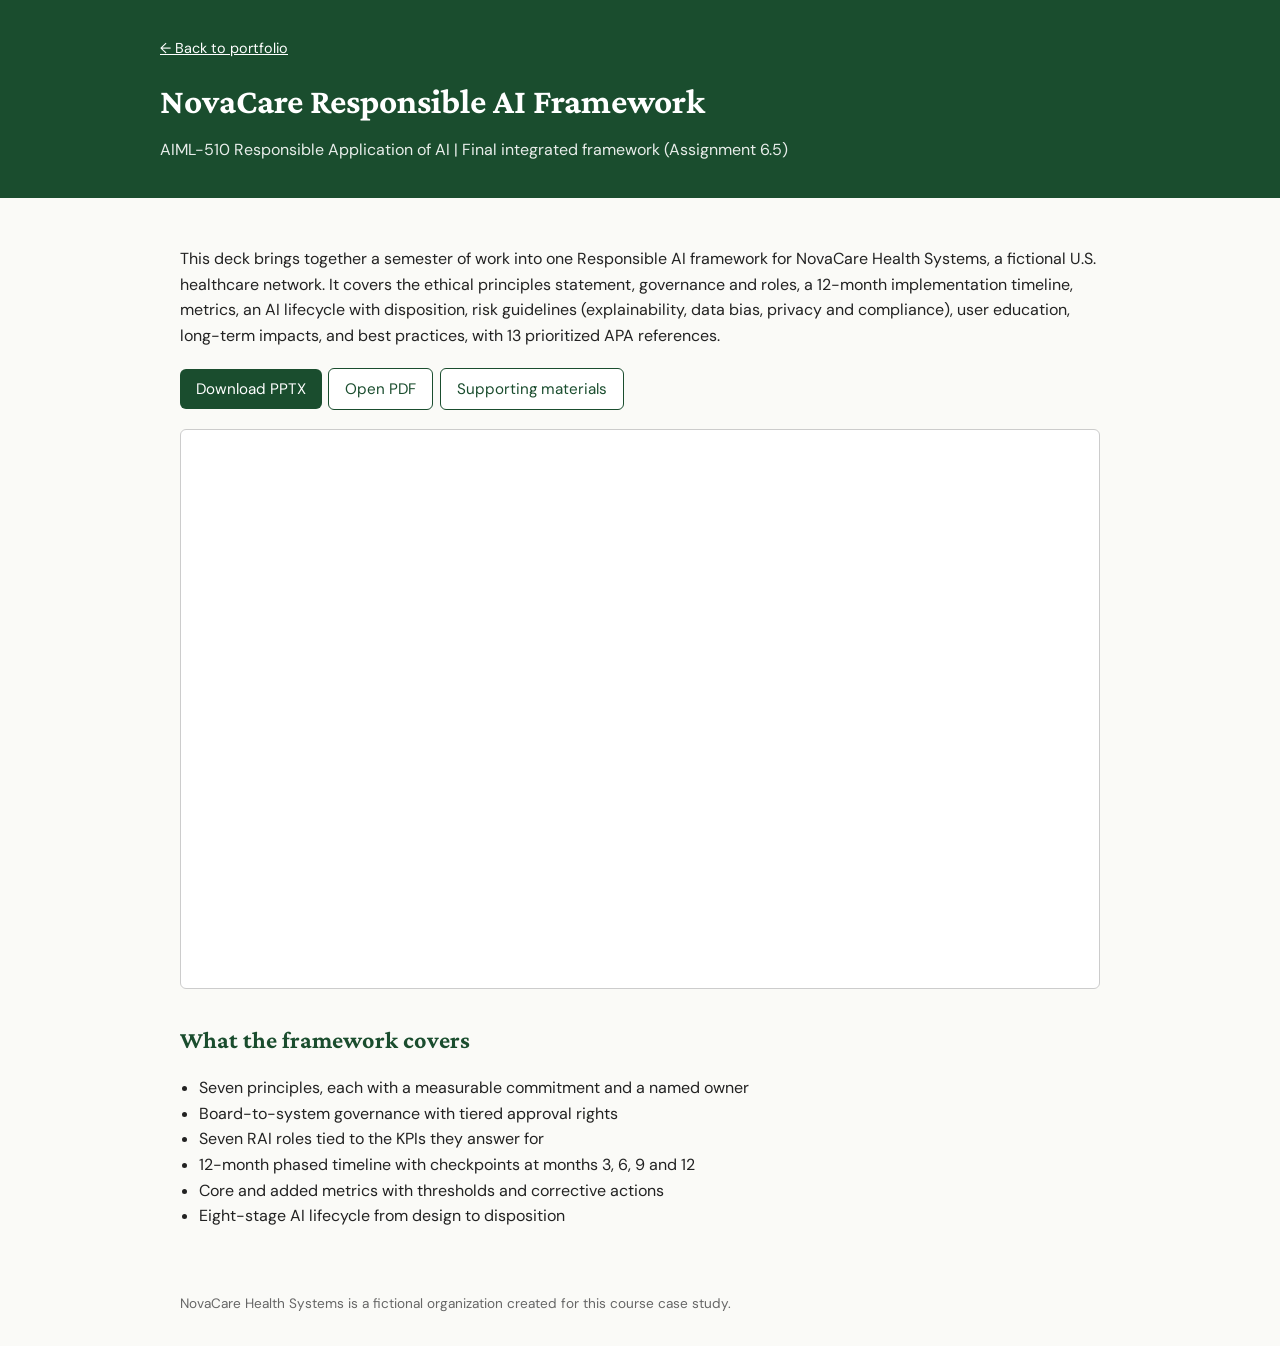
<file: rai-framework-final.html>
<!doctype html><html lang="en"><head><title>NovaCare RAI Framework</title><meta charset="utf-8"><meta name="viewport" content="width=device-width,initial-scale=1"><link rel="preconnect" href="https://fonts.googleapis.com"><link href="https://fonts.googleapis.com/css2?family=Crimson+Pro:wght@500;700&family=DM+Sans:wght@400;500&display=swap" rel="stylesheet"><link rel="stylesheet" href="style.css"></head><body>
<header><div class="wrap"><a class="back" href="index.html">&larr; Back to portfolio</a>
<h1>NovaCare Responsible AI Framework</h1>
<p>AIML-510 Responsible Application of AI | Final integrated framework (Assignment 6.5)</p></div></header>
<main>
<p>This deck brings together a semester of work into one Responsible AI framework for NovaCare Health Systems, a fictional U.S. healthcare network. It covers the ethical principles statement, governance and roles, a 12-month implementation timeline, metrics, an AI lifecycle with disposition, risk guidelines (explainability, data bias, privacy and compliance), user education, long-term impacts, and best practices, with 13 prioritized APA references.</p>
<p><a class="btn" href="decks/6.5_Final_RAI_Framework.pptx" download>Download PPTX</a><a class="btn alt" href="decks/6.5_Final_RAI_Framework.pdf" target="_blank" rel="noopener">Open PDF</a><a class="btn alt" href="rai-supporting-materials.html">Supporting materials</a></p>
<iframe src="decks/6.5_Final_RAI_Framework.pdf#view=FitH" title="NovaCare Final RAI Framework deck">Your browser cannot display the PDF. Use the download links above.</iframe>
<h2 style="margin-top:1.5rem">What the framework covers</h2>
<ul><li>Seven principles, each with a measurable commitment and a named owner</li><li>Board-to-system governance with tiered approval rights</li><li>Seven RAI roles tied to the KPIs they answer for</li><li>12-month phased timeline with checkpoints at months 3, 6, 9 and 12</li><li>Core and added metrics with thresholds and corrective actions</li><li>Eight-stage AI lifecycle from design to disposition</li></ul>
</main><footer>NovaCare Health Systems is a fictional organization created for this course case study.</footer></body></html>
</file>
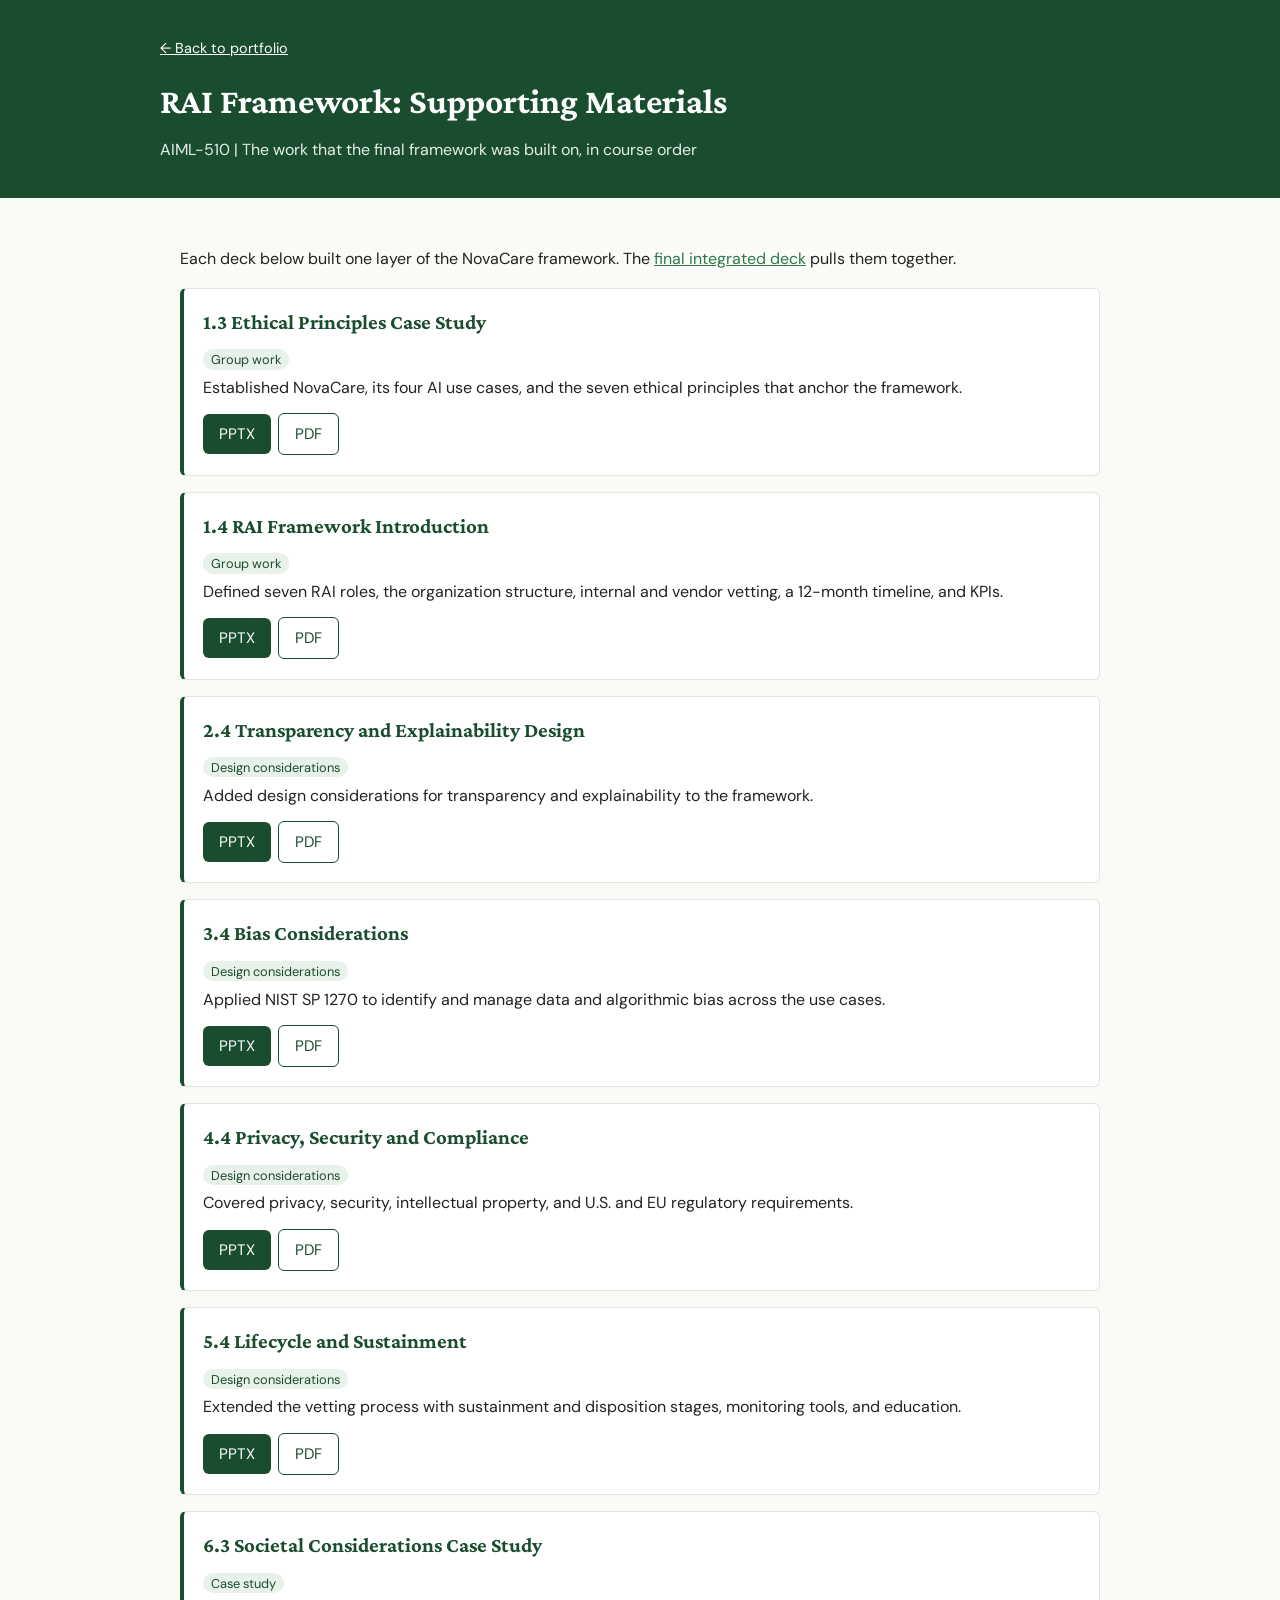
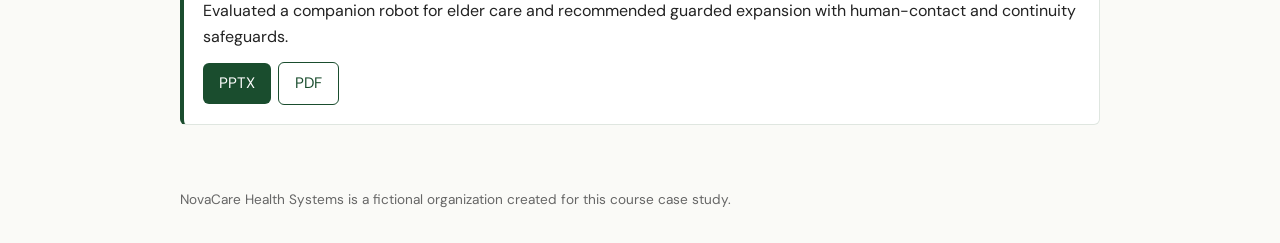
<file: rai-supporting-materials.html>
<!doctype html><html lang="en"><head><title>RAI Supporting Materials</title><meta charset="utf-8"><meta name="viewport" content="width=device-width,initial-scale=1"><link rel="preconnect" href="https://fonts.googleapis.com"><link href="https://fonts.googleapis.com/css2?family=Crimson+Pro:wght@500;700&family=DM+Sans:wght@400;500&display=swap" rel="stylesheet"><link rel="stylesheet" href="style.css"></head><body>
<header><div class="wrap"><a class="back" href="index.html">&larr; Back to portfolio</a>
<h1>RAI Framework: Supporting Materials</h1>
<p>AIML-510 | The work that the final framework was built on, in course order</p></div></header><main>
<p>Each deck below built one layer of the NovaCare framework. The <a href="rai-framework-final.html">final integrated deck</a> pulls them together.</p>
<div class="card"><h3>1.3 Ethical Principles Case Study</h3><span class="tag">Group work</span><p>Established NovaCare, its four AI use cases, and the seven ethical principles that anchor the framework.</p><a class="btn" href="decks/1.3_AI_Ethical_Principles.pptx" download>PPTX</a><a class="btn alt" href="decks/1.3_AI_Ethical_Principles.pdf" target="_blank" rel="noopener">PDF</a></div>
<div class="card"><h3>1.4 RAI Framework Introduction</h3><span class="tag">Group work</span><p>Defined seven RAI roles, the organization structure, internal and vendor vetting, a 12-month timeline, and KPIs.</p><a class="btn" href="decks/1.4_RAI_Framework_Introduction.pptx" download>PPTX</a><a class="btn alt" href="decks/1.4_RAI_Framework_Introduction.pdf" target="_blank" rel="noopener">PDF</a></div>
<div class="card"><h3>2.4 Transparency and Explainability Design</h3><span class="tag">Design considerations</span><p>Added design considerations for transparency and explainability to the framework.</p><a class="btn" href="decks/2.4_Transparency_Explainability_Design.pptx" download>PPTX</a><a class="btn alt" href="decks/2.4_Transparency_Explainability_Design.pdf" target="_blank" rel="noopener">PDF</a></div>
<div class="card"><h3>3.4 Bias Considerations</h3><span class="tag">Design considerations</span><p>Applied NIST SP 1270 to identify and manage data and algorithmic bias across the use cases.</p><a class="btn" href="decks/3.4_Bias_Considerations.pptx" download>PPTX</a><a class="btn alt" href="decks/3.4_Bias_Considerations.pdf" target="_blank" rel="noopener">PDF</a></div>
<div class="card"><h3>4.4 Privacy, Security and Compliance</h3><span class="tag">Design considerations</span><p>Covered privacy, security, intellectual property, and U.S. and EU regulatory requirements.</p><a class="btn" href="decks/4.4_Privacy_Security_Compliance.pptx" download>PPTX</a><a class="btn alt" href="decks/4.4_Privacy_Security_Compliance.pdf" target="_blank" rel="noopener">PDF</a></div>
<div class="card"><h3>5.4 Lifecycle and Sustainment</h3><span class="tag">Design considerations</span><p>Extended the vetting process with sustainment and disposition stages, monitoring tools, and education.</p><a class="btn" href="decks/5.4_Lifecycle_and_Sustainment.pptx" download>PPTX</a><a class="btn alt" href="decks/5.4_Lifecycle_and_Sustainment.pdf" target="_blank" rel="noopener">PDF</a></div>
<div class="card"><h3>6.3 Societal Considerations Case Study</h3><span class="tag">Case study</span><p>Evaluated a companion robot for elder care and recommended guarded expansion with human-contact and continuity safeguards.</p><a class="btn" href="decks/6.3_Societal_Considerations.pptx" download>PPTX</a><a class="btn alt" href="decks/6.3_Societal_Considerations.pdf" target="_blank" rel="noopener">PDF</a></div>
</main><footer>NovaCare Health Systems is a fictional organization created for this course case study.</footer></body></html>
</file>
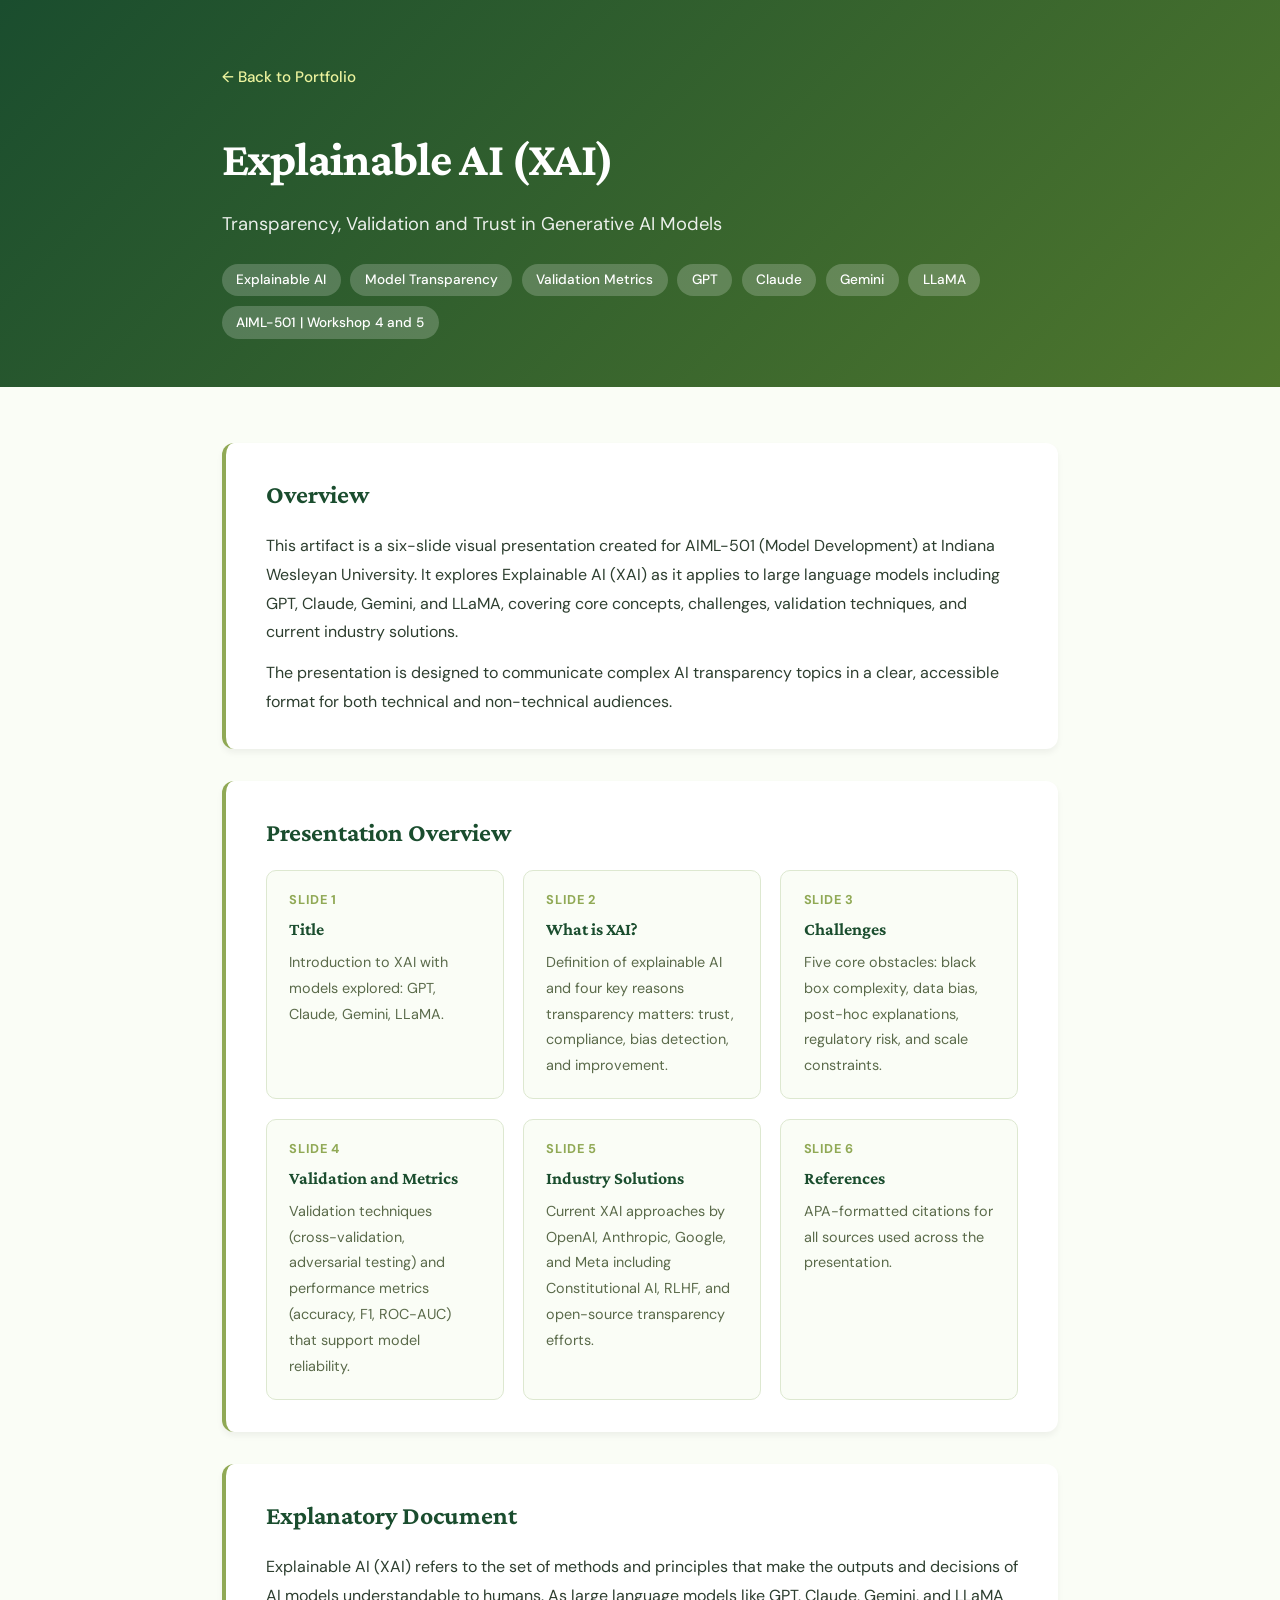
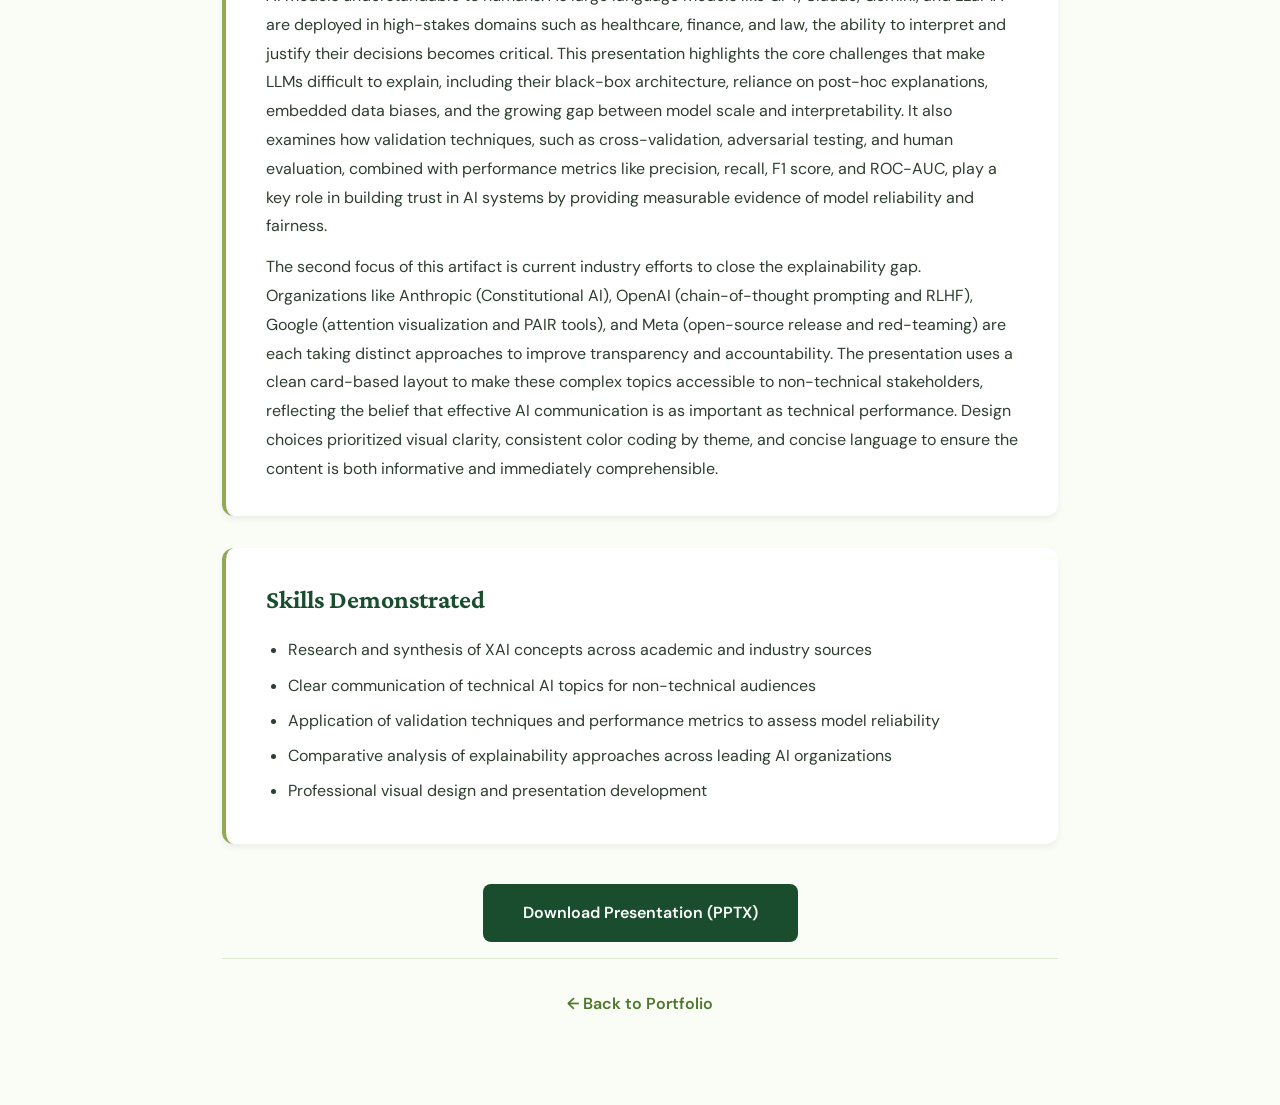
<file: xai-artifact.html>
<!DOCTYPE html>
<html lang="en">
<head>
    <meta charset="UTF-8">
    <meta name="viewport" content="width=device-width, initial-scale=1.0">
    <title>Explainable AI (XAI) - Arshi Khan Portfolio</title>
    <link href="https://fonts.googleapis.com/css2?family=Crimson+Pro:wght@400;600;700&family=DM+Sans:wght@400;500;700&display=swap" rel="stylesheet">
    <style>
        * { margin: 0; padding: 0; box-sizing: border-box; }

        :root {
            --primary: #1a4d2e;
            --secondary: #4f772d;
            --accent: #90a955;
            --light: #ecf39e;
            --dark: #132a13;
            --text: #2d3e2f;
            --bg: #fafdf6;
        }

        body {
            font-family: 'DM Sans', sans-serif;
            background: var(--bg);
            color: var(--text);
            line-height: 1.6;
        }

        .container {
            max-width: 900px;
            margin: 0 auto;
            padding: 0 2rem;
        }

        /* Header */
        .artifact-hero {
            background: linear-gradient(135deg, var(--primary), var(--secondary));
            color: white;
            padding: 4rem 0 3rem;
        }

        .back-link {
            display: inline-block;
            color: var(--light);
            text-decoration: none;
            font-size: 0.95rem;
            margin-bottom: 2rem;
            font-weight: 500;
            transition: color 0.2s;
        }

        .back-link:hover { color: white; }

        .artifact-hero h1 {
            font-family: 'Crimson Pro', serif;
            font-size: 3rem;
            font-weight: 700;
            margin-bottom: 0.75rem;
            letter-spacing: -0.02em;
        }

        .artifact-hero p {
            font-size: 1.15rem;
            opacity: 0.9;
            max-width: 650px;
        }

        .meta-row {
            display: flex;
            flex-wrap: wrap;
            gap: 0.6rem;
            margin-top: 1.5rem;
        }

        .meta-tag {
            background: rgba(255,255,255,0.2);
            color: white;
            padding: 0.35rem 0.9rem;
            border-radius: 20px;
            font-size: 0.85rem;
            font-weight: 500;
        }

        /* Body */
        .artifact-body {
            padding: 3.5rem 0;
        }

        .section-block {
            background: white;
            border-radius: 12px;
            padding: 2rem 2.5rem;
            margin-bottom: 2rem;
            box-shadow: 0 4px 6px rgba(0,0,0,0.05);
            border-left: 4px solid var(--accent);
        }

        .section-block h2 {
            font-family: 'Crimson Pro', serif;
            font-size: 1.6rem;
            color: var(--primary);
            margin-bottom: 1rem;
            text-align: left;
        }

        .section-block h2::after { display: none; }

        .section-block p {
            color: var(--text);
            font-size: 1rem;
            line-height: 1.8;
            margin-bottom: 0.75rem;
        }

        .section-block p:last-child { margin-bottom: 0; }

        .section-block ul {
            padding-left: 1.4rem;
            margin-top: 0.5rem;
        }

        .section-block ul li {
            margin-bottom: 0.5rem;
            font-size: 1rem;
            line-height: 1.7;
            color: var(--text);
        }

        /* Slide summary grid */
        .slides-grid {
            display: grid;
            grid-template-columns: repeat(auto-fit, minmax(220px, 1fr));
            gap: 1.2rem;
            margin-top: 1rem;
        }

        .slide-card {
            background: var(--bg);
            border: 1px solid #dde8d0;
            border-radius: 10px;
            padding: 1.2rem 1.4rem;
        }

        .slide-card .slide-num {
            font-size: 0.8rem;
            font-weight: 700;
            color: var(--accent);
            text-transform: uppercase;
            letter-spacing: 0.05em;
            margin-bottom: 0.3rem;
        }

        .slide-card h4 {
            font-family: 'Crimson Pro', serif;
            font-size: 1.1rem;
            color: var(--primary);
            margin-bottom: 0.4rem;
        }

        .slide-card p {
            font-size: 0.9rem;
            color: #5a6a4a;
            margin-bottom: 0;
        }

        /* Download button */
        .download-block {
            text-align: center;
            margin: 2.5rem 0 1rem;
        }

        .btn-download {
            display: inline-block;
            background: var(--primary);
            color: white;
            padding: 1rem 2.5rem;
            border-radius: 8px;
            text-decoration: none;
            font-weight: 600;
            font-size: 1rem;
            font-family: 'DM Sans', sans-serif;
            transition: all 0.3s ease;
        }

        .btn-download:hover {
            background: var(--dark);
            transform: translateY(-2px);
            box-shadow: 0 8px 20px rgba(26,77,46,0.3);
        }

        /* Footer nav */
        .footer-nav {
            border-top: 1px solid #dde8d0;
            padding: 2rem 0;
            text-align: center;
        }

        .footer-nav a {
            color: var(--secondary);
            text-decoration: none;
            font-weight: 600;
            font-size: 1rem;
            transition: color 0.2s;
        }

        .footer-nav a:hover { color: var(--primary); }

        @media (max-width: 600px) {
            .artifact-hero h1 { font-size: 2rem; }
            .section-block { padding: 1.5rem; }
        }
    </style>
</head>
<body>

    <div class="artifact-hero">
        <div class="container">
            <a href="index.html" class="back-link">&larr; Back to Portfolio</a>
            <h1>Explainable AI (XAI)</h1>
            <p>Transparency, Validation and Trust in Generative AI Models</p>
            <div class="meta-row">
                <span class="meta-tag">Explainable AI</span>
                <span class="meta-tag">Model Transparency</span>
                <span class="meta-tag">Validation Metrics</span>
                <span class="meta-tag">GPT</span>
                <span class="meta-tag">Claude</span>
                <span class="meta-tag">Gemini</span>
                <span class="meta-tag">LLaMA</span>
                <span class="meta-tag">AIML-501 | Workshop 4 and 5</span>
            </div>
        </div>
    </div>

    <div class="artifact-body">
        <div class="container">

            <!-- Overview -->
            <div class="section-block">
                <h2>Overview</h2>
                <p>This artifact is a six-slide visual presentation created for AIML-501 (Model Development) at Indiana Wesleyan University. It explores Explainable AI (XAI) as it applies to large language models including GPT, Claude, Gemini, and LLaMA, covering core concepts, challenges, validation techniques, and current industry solutions.</p>
                <p>The presentation is designed to communicate complex AI transparency topics in a clear, accessible format for both technical and non-technical audiences.</p>
            </div>

            <!-- Slide Summary -->
            <div class="section-block">
                <h2>Presentation Overview</h2>
                <div class="slides-grid">
                    <div class="slide-card">
                        <div class="slide-num">Slide 1</div>
                        <h4>Title</h4>
                        <p>Introduction to XAI with models explored: GPT, Claude, Gemini, LLaMA.</p>
                    </div>
                    <div class="slide-card">
                        <div class="slide-num">Slide 2</div>
                        <h4>What is XAI?</h4>
                        <p>Definition of explainable AI and four key reasons transparency matters: trust, compliance, bias detection, and improvement.</p>
                    </div>
                    <div class="slide-card">
                        <div class="slide-num">Slide 3</div>
                        <h4>Challenges</h4>
                        <p>Five core obstacles: black box complexity, data bias, post-hoc explanations, regulatory risk, and scale constraints.</p>
                    </div>
                    <div class="slide-card">
                        <div class="slide-num">Slide 4</div>
                        <h4>Validation and Metrics</h4>
                        <p>Validation techniques (cross-validation, adversarial testing) and performance metrics (accuracy, F1, ROC-AUC) that support model reliability.</p>
                    </div>
                    <div class="slide-card">
                        <div class="slide-num">Slide 5</div>
                        <h4>Industry Solutions</h4>
                        <p>Current XAI approaches by OpenAI, Anthropic, Google, and Meta including Constitutional AI, RLHF, and open-source transparency efforts.</p>
                    </div>
                    <div class="slide-card">
                        <div class="slide-num">Slide 6</div>
                        <h4>References</h4>
                        <p>APA-formatted citations for all sources used across the presentation.</p>
                    </div>
                </div>
            </div>

            <!-- Explanatory Document -->
            <div class="section-block">
                <h2>Explanatory Document</h2>
                <p>Explainable AI (XAI) refers to the set of methods and principles that make the outputs and decisions of AI models understandable to humans. As large language models like GPT, Claude, Gemini, and LLaMA are deployed in high-stakes domains such as healthcare, finance, and law, the ability to interpret and justify their decisions becomes critical. This presentation highlights the core challenges that make LLMs difficult to explain, including their black-box architecture, reliance on post-hoc explanations, embedded data biases, and the growing gap between model scale and interpretability. It also examines how validation techniques, such as cross-validation, adversarial testing, and human evaluation, combined with performance metrics like precision, recall, F1 score, and ROC-AUC, play a key role in building trust in AI systems by providing measurable evidence of model reliability and fairness.</p>
                <p>The second focus of this artifact is current industry efforts to close the explainability gap. Organizations like Anthropic (Constitutional AI), OpenAI (chain-of-thought prompting and RLHF), Google (attention visualization and PAIR tools), and Meta (open-source release and red-teaming) are each taking distinct approaches to improve transparency and accountability. The presentation uses a clean card-based layout to make these complex topics accessible to non-technical stakeholders, reflecting the belief that effective AI communication is as important as technical performance. Design choices prioritized visual clarity, consistent color coding by theme, and concise language to ensure the content is both informative and immediately comprehensible.</p>
            </div>

            <!-- Skills Demonstrated -->
            <div class="section-block">
                <h2>Skills Demonstrated</h2>
                <ul>
                    <li>Research and synthesis of XAI concepts across academic and industry sources</li>
                    <li>Clear communication of technical AI topics for non-technical audiences</li>
                    <li>Application of validation techniques and performance metrics to assess model reliability</li>
                    <li>Comparative analysis of explainability approaches across leading AI organizations</li>
                    <li>Professional visual design and presentation development</li>
                </ul>
            </div>

            <!-- Download -->
            <div class="download-block">
                <a href="Assignment_4.4_Explainability.pptx" class="btn-download">Download Presentation (PPTX)</a>
            </div>

            <div class="footer-nav">
                <a href="index.html">&larr; Back to Portfolio</a>
            </div>

        </div>
    </div>

</body>
</html>
</file>
<file: style.css>
:root{--primary:#1a4d2e;--accent:#2f7a4b;--light:#e8f1ea;--text:#222;--bg:#fafaf7}
*{box-sizing:border-box}
body{margin:0;font-family:'DM Sans',sans-serif;color:var(--text);background:var(--bg);line-height:1.6}
header{background:var(--primary);color:#fff;padding:2.2rem 1.25rem}
header .wrap,main{max-width:960px;margin:0 auto}
main{padding:2rem 1.25rem 3rem}
h1,h2,h3{font-family:'Crimson Pro',serif;color:var(--primary);margin:0 0 .5rem}
header h1{color:#fff;font-size:2.2rem}
header p{margin:.3rem 0 0;opacity:.9}
a{color:var(--accent)}
.back{color:#fff;font-size:.9rem;display:inline-block;margin-bottom:.8rem}
.btn{display:inline-block;background:var(--primary);color:#fff;padding:.5rem 1rem;border-radius:6px;text-decoration:none;margin:.2rem .4rem .2rem 0;font-size:.95rem}
.btn.alt{background:#fff;color:var(--primary);border:1px solid var(--primary)}
iframe{width:100%;height:560px;border:1px solid #ccc;border-radius:6px;background:#fff}
.card{background:#fff;border:1px solid #dfe6e0;border-left:4px solid var(--primary);border-radius:6px;padding:1rem 1.2rem;margin:0 0 1rem}
.card h3{font-size:1.3rem}
.card p{margin:.2rem 0 .6rem}
.tag{font-size:.8rem;background:var(--light);color:var(--primary);padding:.1rem .5rem;border-radius:10px}
ul{padding-left:1.2rem}
footer{max-width:960px;margin:0 auto;padding:0 1.25rem 2rem;font-size:.85rem;color:#666}
@media(max-width:600px){iframe{height:360px}header h1{font-size:1.7rem}}
</file>
